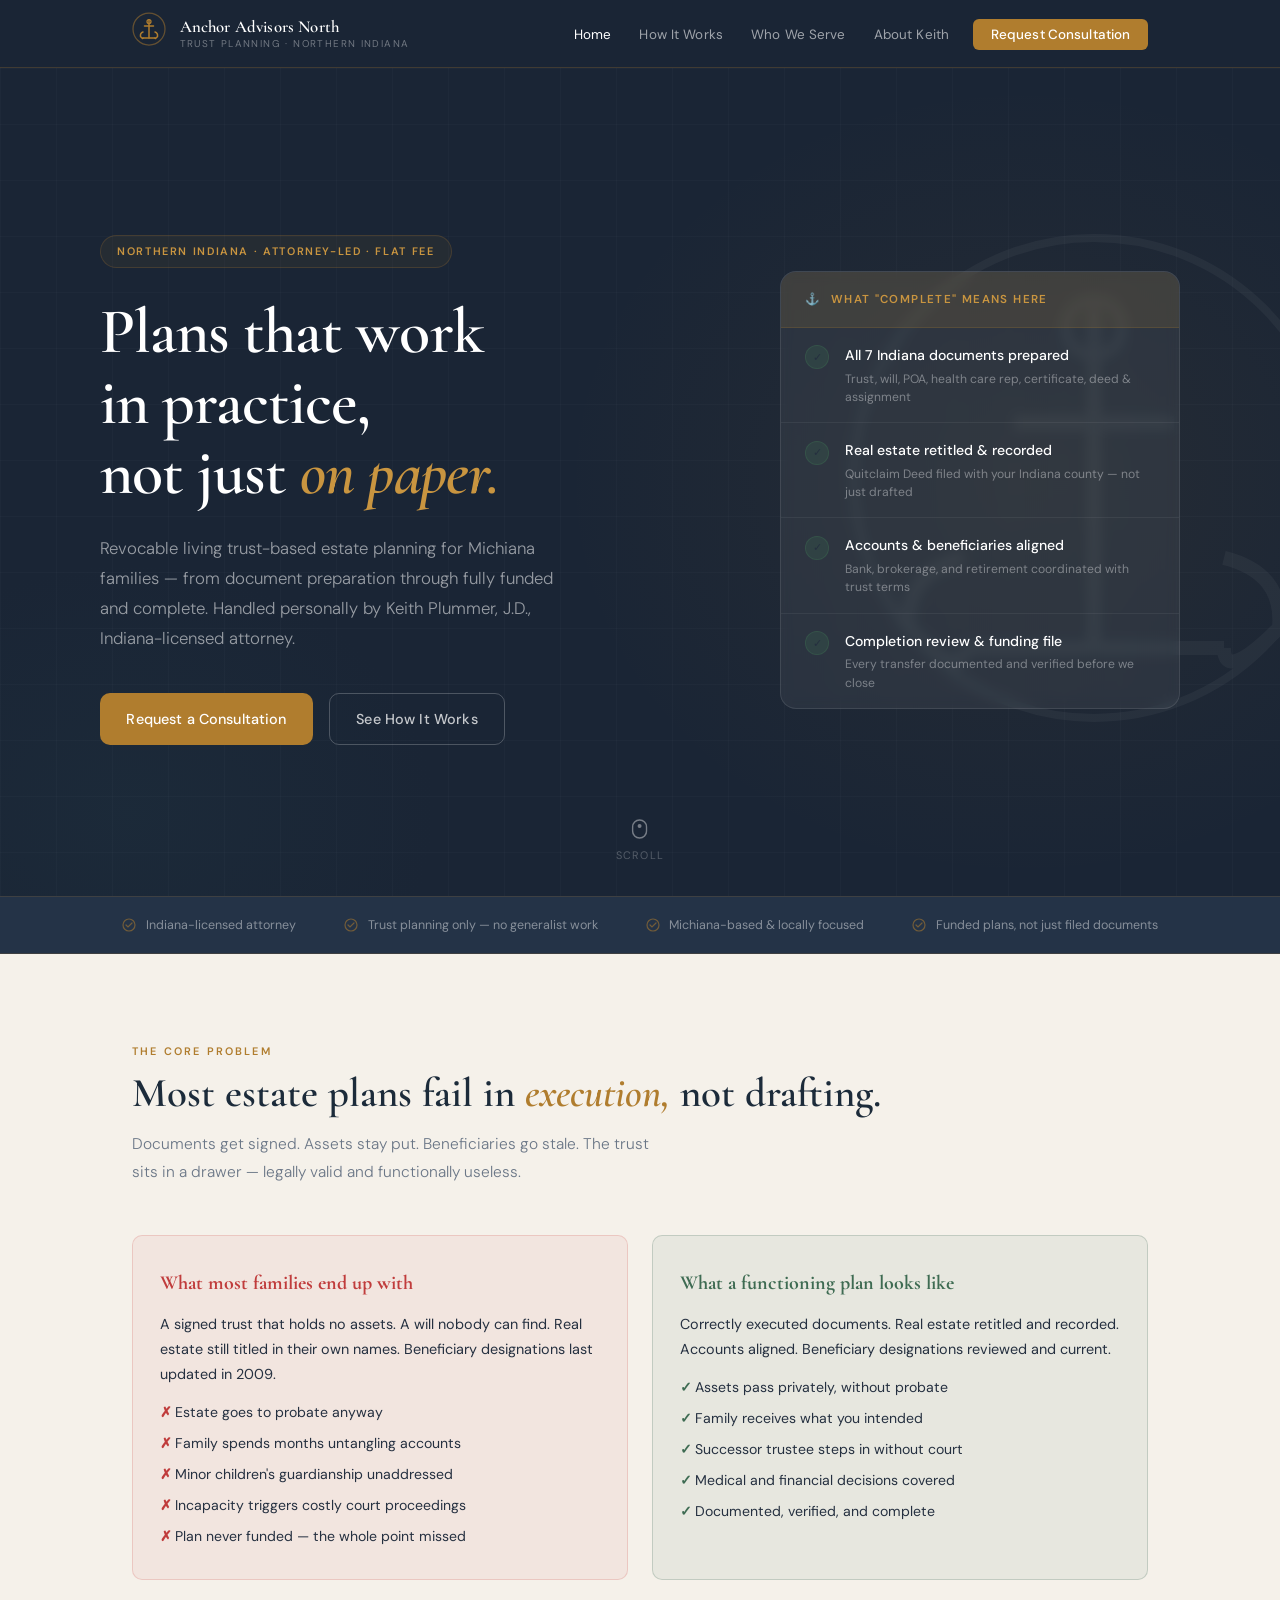
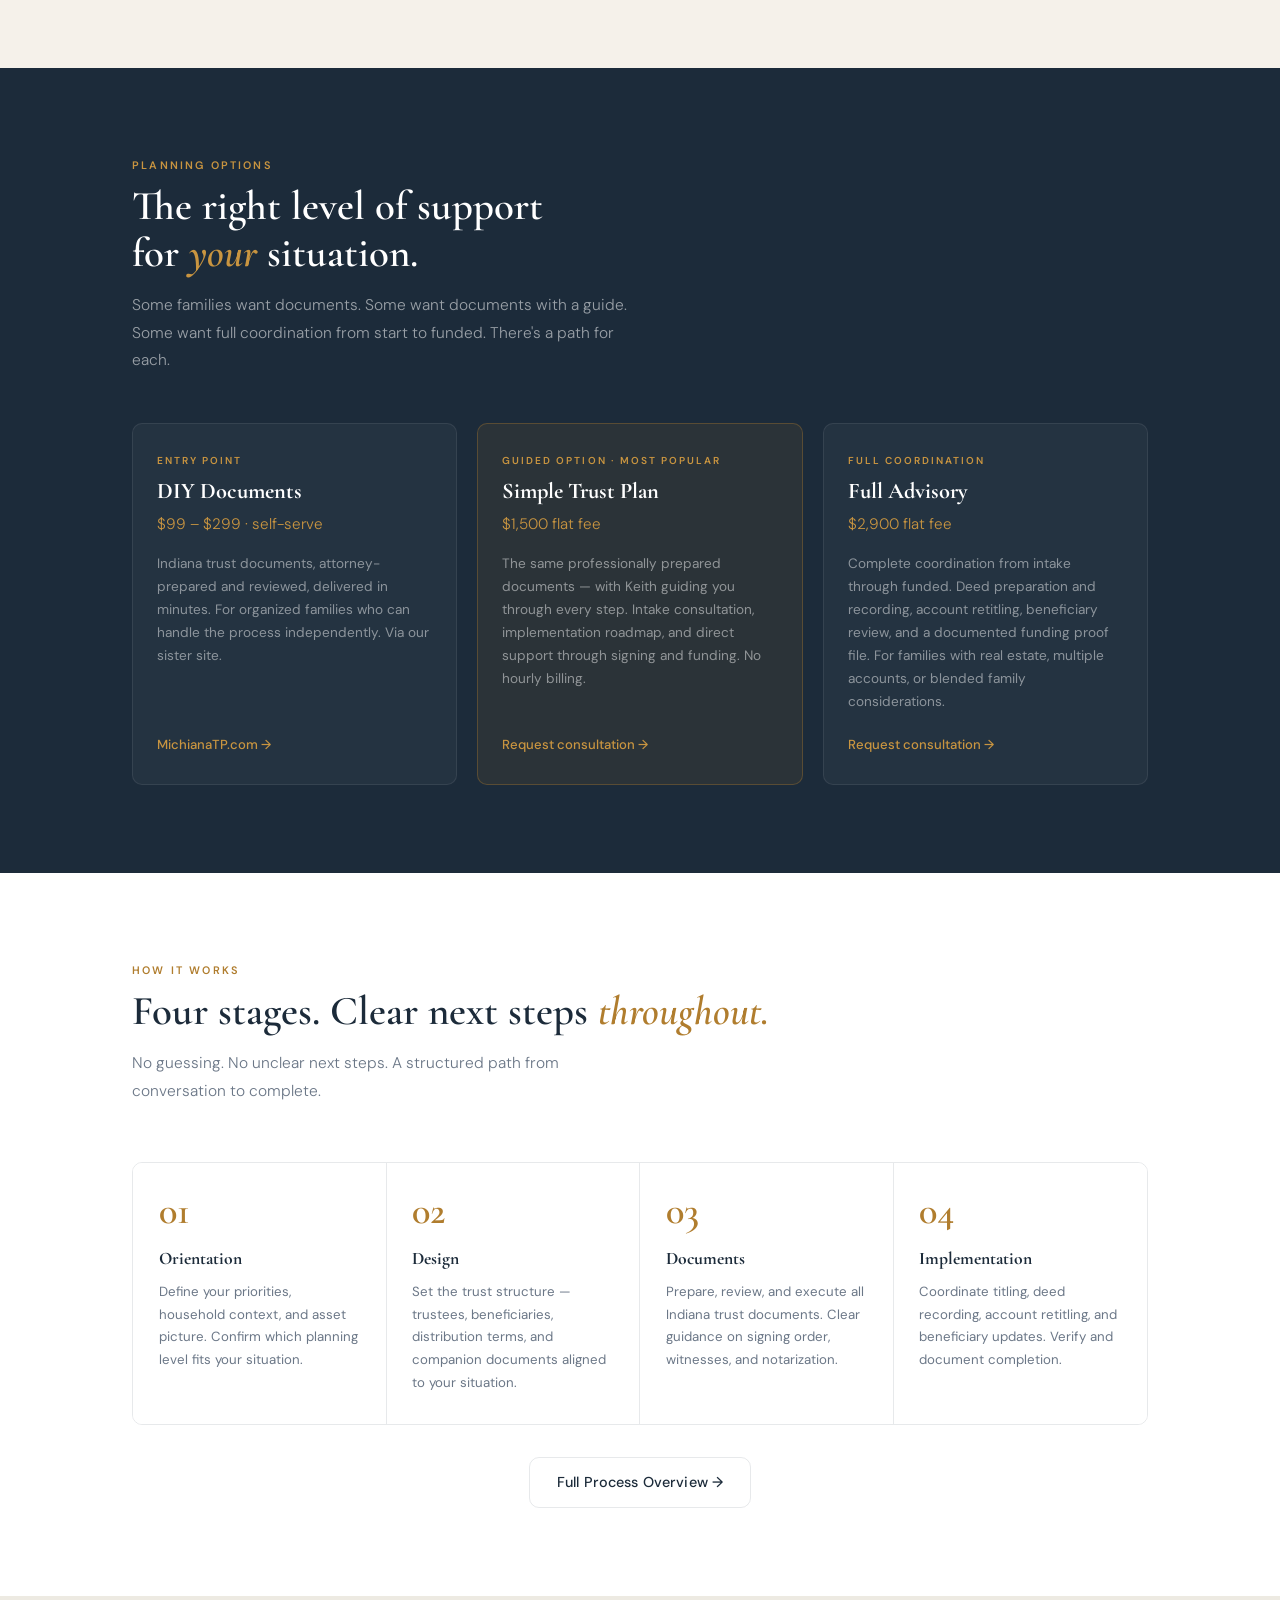
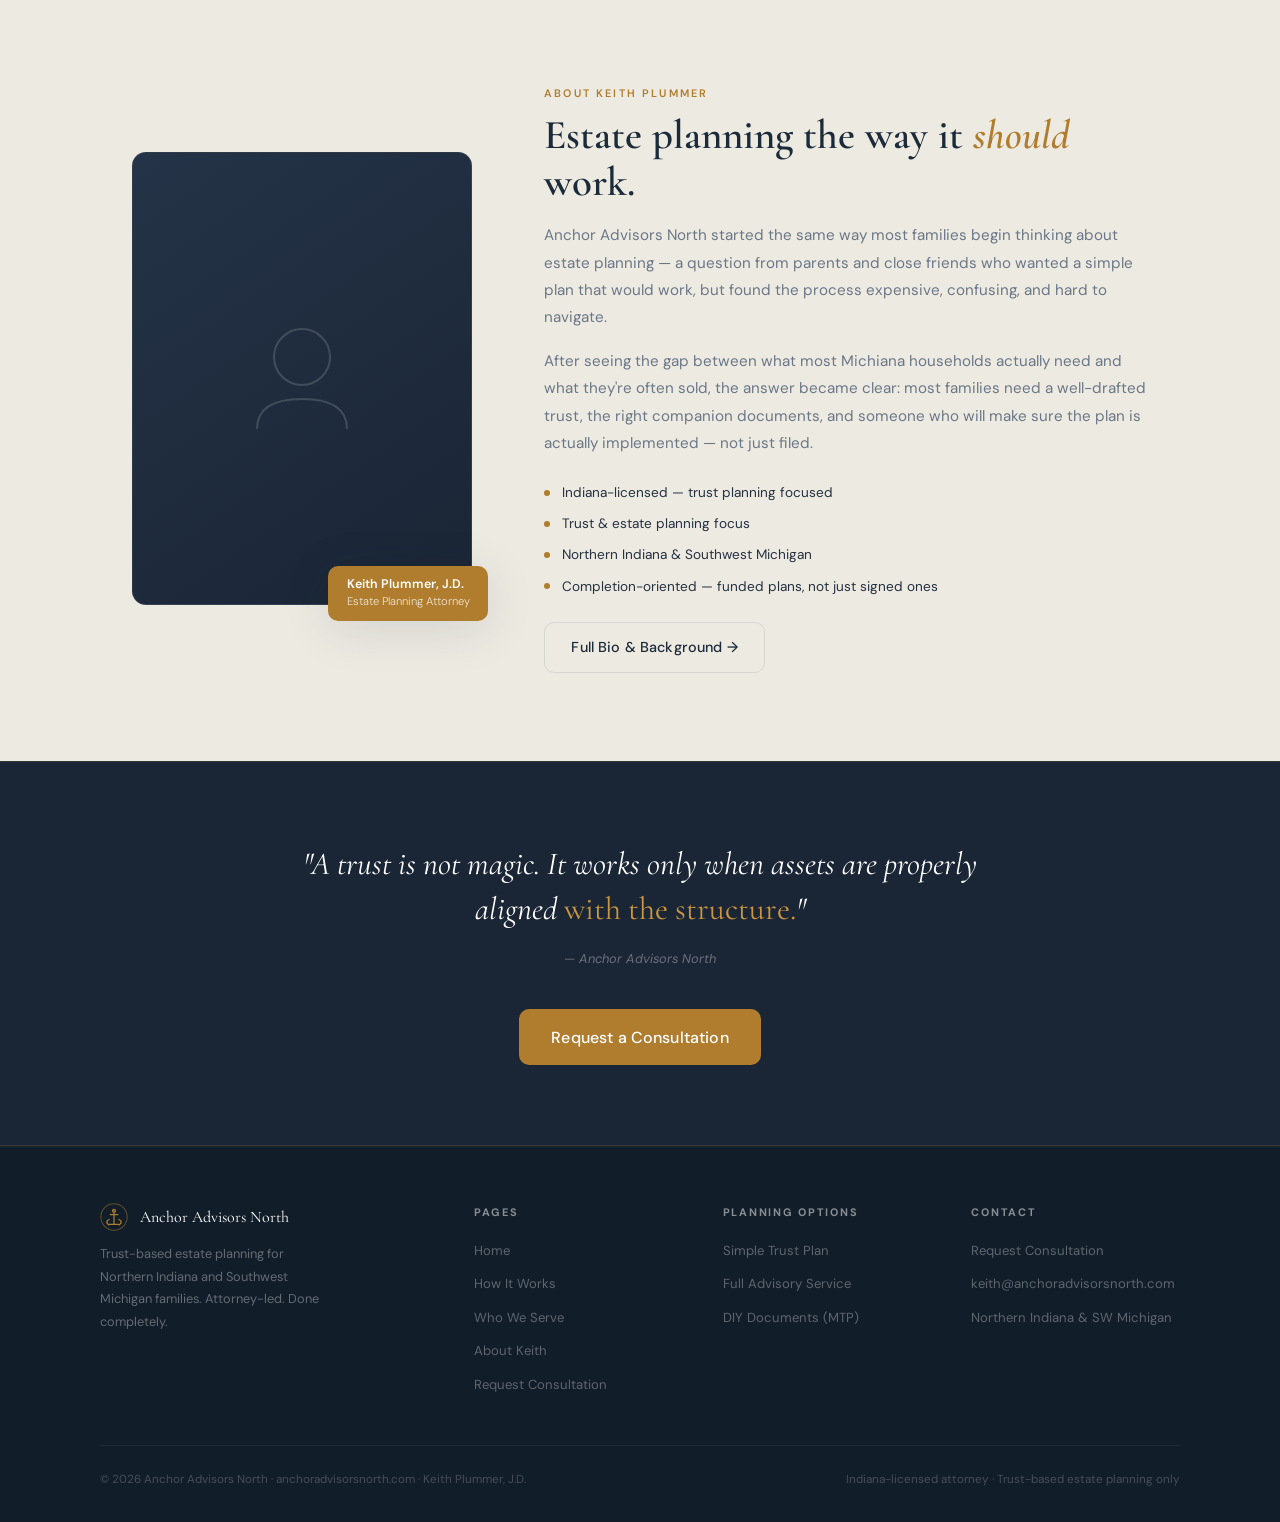
<file: index.html>
<!DOCTYPE html>
<html lang="en">
<head>
<meta charset="UTF-8">
<meta name="viewport" content="width=device-width, initial-scale=1.0">
<title>Anchor Advisors North — Trust-Based Estate Planning, Northern Indiana</title>
<meta name="description" content="Revocable living trust-based estate planning for Northern Indiana families. Attorney-led. Flat fee. Done completely — from documents to funded.">
<meta property="og:title" content="Anchor Advisors North — Trust-Based Estate Planning" />
<meta property="og:description" content="Attorney-led estate planning for Northern Indiana families. Flat fee. From documents to funded trust — done completely." />
<meta property="og:url" content="https://www.anchoradvisorsnorth.com/" />
<meta property="og:type" content="website" />
<meta property="og:image" content="https://www.anchoradvisorsnorth.com/og-image.png" />
<link rel="canonical" href="https://www.anchoradvisorsnorth.com/" />
<script type="application/ld+json">
{
  "@context": "https://schema.org",
  "@type": "ProfessionalService",
  "name": "Anchor Advisors North",
  "description": "Trust-based estate planning for Northern Indiana families",
  "url": "https://www.anchoradvisorsnorth.com",
  "areaServed": { "@type": "State", "name": "Indiana" },
  "founder": {
    "@type": "Person",
    "name": "Keith Plummer",
    "jobTitle": "Estate Planning Attorney",
    "hasCredential": { "@type": "EducationalOccupationalCredential", "credentialCategory": "Juris Doctor" }
  },
  "priceRange": "$1,500 - $2,900"
}
</script>
<!-- Meta Pixel Code -->
<script>
!function(f,b,e,v,n,t,s)
{if(f.fbq)return;n=f.fbq=function(){n.callMethod?
n.callMethod.apply(n,arguments):n.queue.push(arguments)};
if(!f._fbq)f._fbq=n;n.push=n;n.loaded=!0;n.version='2.0';
n.queue=[];t=b.createElement(e);t.async=!0;
t.src=v;s=b.getElementsByTagName(e)[0];
s.parentNode.insertBefore(t,s)}(window, document,'script',
'https://connect.facebook.net/en_US/fbevents.js');
fbq('init', '938566565699498');
fbq('track', 'PageView');
</script>
<noscript><img height="1" width="1" style="display:none"
src="https://www.facebook.com/tr?id=938566565699498&ev=PageView&noscript=1"
/></noscript>
<!-- End Meta Pixel Code -->
<link rel="stylesheet" href="shared.css">
<style>
/* ── HOME-SPECIFIC ──────────────────────────────────────── */

/* HERO */
.hero {
  background: var(--navy3);
  padding: 7rem 2rem 6rem;
  position: relative; overflow: hidden;
  min-height: 92vh;
  display: flex; align-items: center;
}
.hero-bg {
  position: absolute; inset: 0; pointer-events: none;
  background:
    radial-gradient(ellipse 60% 80% at 80% 50%, rgba(176,125,46,.08) 0%, transparent 60%),
    radial-gradient(ellipse 40% 50% at 10% 90%, rgba(28,43,58,.8) 0%, transparent 60%);
}
/* Faint grid */
.hero-grid {
  position: absolute; inset: 0; pointer-events: none;
  background-image:
    linear-gradient(rgba(255,255,255,.018) 1px, transparent 1px),
    linear-gradient(90deg, rgba(255,255,255,.018) 1px, transparent 1px);
  background-size: 56px 56px;
}
/* Anchor watermark */
.hero-anchor-bg {
  position: absolute; right: -4rem; top: 50%; transform: translateY(-50%);
  opacity: .04; pointer-events: none;
}
.hero-in {
  position: relative; z-index: 1;
  max-width: 1080px; margin: 0 auto; width: 100%;
  display: grid; grid-template-columns: 1fr 400px; gap: 5rem; align-items: center;
}
.hero-badge {
  display: inline-flex; align-items: center; gap: .5rem;
  background: var(--gold-bg); border: 1px solid var(--gold-br);
  color: var(--gold-lt); font-size: .68rem; letter-spacing: .15em;
  text-transform: uppercase; padding: .38rem 1rem; border-radius: 2rem;
  margin-bottom: 1.85rem; font-weight: 600;
}
.hero h1 {
  font-family: var(--serif);
  font-size: clamp(2.8rem, 5vw, 4.4rem);
  color: var(--white); line-height: 1.1;
  font-weight: 600; margin-bottom: 1.5rem;
  letter-spacing: -.015em;
}
.hero h1 em { color: var(--gold-lt); font-style: italic; }
.hero-sub {
  font-size: 1.05rem; color: rgba(255,255,255,.55);
  margin-bottom: 2.5rem; font-weight: 300;
  max-width: 480px; line-height: 1.8;
}
.hero-ctas { display: flex; gap: 1rem; flex-wrap: wrap; }

/* PROOF CARD */
.proof-card {
  background: rgba(255,255,255,.06);
  border: 1px solid rgba(255,255,255,.1);
  border-radius: 16px; overflow: hidden;
  backdrop-filter: blur(6px);
}
.pc-header {
  background: rgba(176,125,46,.15);
  border-bottom: 1px solid rgba(176,125,46,.2);
  padding: 1.1rem 1.5rem;
  display: flex; align-items: center; gap: .65rem;
}
.pc-header-icon { font-size: 1rem; }
.pc-header span {
  font-size: .72rem; letter-spacing: .12em; text-transform: uppercase;
  color: var(--gold-lt); font-weight: 600;
}
.pc-row {
  display: flex; align-items: flex-start; gap: 1rem;
  padding: 1rem 1.5rem;
  border-bottom: 1px solid rgba(255,255,255,.06);
  transition: background .18s;
}
.pc-row:last-child { border-bottom: none; }
.pc-row:hover { background: rgba(255,255,255,.03); }
.pc-check {
  width: 1.5rem; height: 1.5rem; border-radius: 50%;
  background: rgba(62,107,82,.25); border: 1px solid rgba(62,107,82,.4);
  display: flex; align-items: center; justify-content: center;
  flex-shrink: 0; margin-top: .1rem; font-size: .7rem;
}
.pc-body h4 { font-size: .88rem; font-weight: 500; color: var(--white); margin-bottom: .12rem; }
.pc-body p  { font-size: .76rem; color: rgba(255,255,255,.38); line-height: 1.5; }

/* SCROLL INDICATOR */
.scroll-hint {
  position: absolute; bottom: 2rem; left: 50%;
  transform: translateX(-50%);
  display: flex; flex-direction: column; align-items: center; gap: .4rem;
  color: rgba(255,255,255,.25); font-size: .68rem; letter-spacing: .12em;
  text-transform: uppercase; z-index: 1;
  animation: bounce 2s ease-in-out infinite;
}
.scroll-hint svg { opacity: .4; }
@keyframes bounce { 0%,100%{transform:translateX(-50%) translateY(0)} 50%{transform:translateX(-50%) translateY(6px)} }

/* DIVIDER STRIP */
.divider-strip {
  background: var(--navy2);
  border-top: 1px solid rgba(176,125,46,.18);
  border-bottom: 1px solid rgba(176,125,46,.18);
  padding: 1.1rem 2rem;
}
.ds-in {
  max-width: 1080px; margin: 0 auto;
  display: flex; justify-content: center; gap: 3rem; flex-wrap: wrap;
}
.ds-item {
  display: flex; align-items: center; gap: .6rem;
  font-size: .78rem; color: rgba(255,255,255,.45);
}
.ds-item svg { opacity: .55; }

/* PROBLEM SECTION */
.problem-in {
  display: grid; grid-template-columns: 1fr 1fr; gap: 1.5rem;
  margin-top: 3rem;
}
.p-card {
  border-radius: var(--r); padding: 1.85rem 1.7rem;
  position: relative; overflow: hidden;
}
.p-card.bad  { background: rgba(200,60,60,.06); border: 1px solid rgba(200,60,60,.18); }
.p-card.good { background: rgba(62,107,82,.07); border: 1px solid rgba(62,107,82,.22); }
.p-card h3 { font-family: var(--serif); font-size: 1.25rem; margin-bottom: .75rem; }
.p-card.bad  h3 { color: #c03c3c; }
.p-card.good h3 { color: var(--sage); }
.p-card p { font-size: .9rem; color: var(--text); line-height: 1.75; }
.p-card ul { list-style: none; margin-top: .85rem; display: flex; flex-direction: column; gap: .45rem; }
.p-card.bad  ul li::before { content: '✗ '; color: #c03c3c; font-weight: 700; }
.p-card.good ul li::before { content: '✓ '; color: var(--sage); font-weight: 700; }
.p-card ul li { font-size: .88rem; color: var(--text); }

/* LADDER / OPTIONS PREVIEW */
.options-grid {
  display: grid; grid-template-columns: repeat(3, 1fr); gap: 1.25rem;
  margin-top: 3rem;
}
.opt-card {
  border-radius: var(--r);
  border: 1px solid rgba(255,255,255,.08);
  background: rgba(255,255,255,.04);
  padding: 1.75rem 1.5rem;
  position: relative; overflow: hidden;
  transition: border-color .2s, background .2s;
  display: flex; flex-direction: column;
}
.opt-card:hover {
  border-color: rgba(176,125,46,.3);
  background: rgba(255,255,255,.06);
}
.opt-card.featured {
  background: rgba(176,125,46,.1);
  border-color: rgba(176,125,46,.35);
}
.opt-step {
  font-size: .63rem; letter-spacing: .2em; text-transform: uppercase;
  color: var(--gold-lt); font-weight: 600; margin-bottom: .5rem;
}
.opt-card h3 {
  font-family: var(--serif); font-size: 1.4rem; color: var(--white);
  margin-bottom: .5rem; line-height: 1.2;
}
.opt-price {
  font-size: .95rem; color: var(--gold-lt);
  margin-bottom: .85rem; font-weight: 300;
}
.opt-desc { font-size: .85rem; color: rgba(255,255,255,.48); line-height: 1.7; flex: 1; }
.opt-link {
  display: inline-flex; align-items: center; gap: .4rem;
  margin-top: 1.25rem; font-size: .82rem; font-weight: 500;
  color: var(--gold-lt); transition: gap .18s;
}
.opt-card:hover .opt-link { gap: .6rem; }

/* KEITH TEASER */
.keith-in {
  display: grid; grid-template-columns: 340px 1fr; gap: 4.5rem;
  align-items: center;
}
.keith-photo-block {
  position: relative;
}
.keith-photo-placeholder {
  width: 100%; aspect-ratio: 3/4;
  background: linear-gradient(145deg, var(--navy2) 0%, var(--navy3) 100%);
  border-radius: 14px;
  display: flex; align-items: center; justify-content: center;
  border: 1px solid rgba(255,255,255,.08);
  overflow: hidden;
}
.keith-photo-placeholder svg { opacity: .15; }
.keith-photo-tag {
  position: absolute; bottom: -1rem; right: -1rem;
  background: var(--gold); color: var(--white);
  padding: .65rem 1.15rem; border-radius: var(--r);
  font-size: .78rem; font-weight: 600; line-height: 1.4;
  box-shadow: var(--shadow-lg);
}
.keith-text .eyebrow { margin-bottom: .6rem; }
.keith-text h2 { margin-bottom: 1rem; }
.keith-text p { font-size: .95rem; color: var(--muted); margin-bottom: 1rem; line-height: 1.8; }
.keith-creds {
  display: flex; flex-direction: column; gap: .5rem; margin: 1.5rem 0;
}
.kc-item {
  display: flex; align-items: center; gap: .75rem;
  font-size: .85rem; color: var(--text);
}
.kc-dot {
  width: 6px; height: 6px; border-radius: 50%;
  background: var(--gold); flex-shrink: 0;
}

/* PROCESS STRIP */
.process-steps {
  display: grid; grid-template-columns: repeat(4, 1fr);
  gap: 0; margin-top: 3.5rem;
  border: 1px solid var(--border); border-radius: var(--r);
  overflow: hidden;
}
.ps-item {
  padding: 1.85rem 1.6rem; background: var(--white);
  border-right: 1px solid var(--border);
  position: relative; transition: background .2s;
}
.ps-item:last-child { border-right: none; }
.ps-item:hover { background: var(--warm); }
.ps-num {
  font-family: var(--serif); font-size: 2.4rem; color: var(--gold);
  line-height: 1; margin-bottom: .85rem; font-weight: 600;
}
.ps-item h3 { font-family: var(--serif); font-size: 1.1rem; color: var(--navy); margin-bottom: .45rem; }
.ps-item p  { font-size: .83rem; color: var(--muted); line-height: 1.7; }

/* QUOTE / CTA BANNER */
.cta-banner {
  background: var(--navy3);
  border-top: 1px solid rgba(176,125,46,.2);
  border-bottom: 1px solid rgba(176,125,46,.2);
  padding: 5rem 2rem; text-align: center;
}
.cta-banner blockquote {
  font-family: var(--serif); font-size: clamp(1.5rem, 2.5vw, 2.2rem);
  color: var(--white); line-height: 1.4; max-width: 720px;
  margin: 0 auto 1rem; font-style: italic; font-weight: 400;
}
.cta-banner blockquote em { color: var(--gold-lt); font-style: normal; }
.cta-banner cite { font-size: .8rem; color: rgba(255,255,255,.35); display: block; margin-bottom: 2.5rem; }

@media (max-width: 900px) {
  .hero-in { grid-template-columns: 1fr; gap: 3rem; }
  .hero { min-height: auto; padding: 5rem 1.25rem 4rem; }
  .hero-anchor-bg { display: none; }
  .problem-in { grid-template-columns: 1fr; }
  .options-grid { grid-template-columns: 1fr; }
  .keith-in { grid-template-columns: 1fr; }
  .keith-photo-block { max-width: 300px; margin: 0 auto; }
  .process-steps { grid-template-columns: 1fr 1fr; }
  .ps-item { border-bottom: 1px solid var(--border); }
}
@media (max-width: 560px) {
  .process-steps { grid-template-columns: 1fr; }
  .ds-in { gap: 1.25rem; }
}
</style>
</head>
<body>

<!-- NAV -->
<nav class="site-nav">
  <div class="nav-in">
    <a href="index.html" class="nav-logo">
      <!-- Anchor SVG Logo -->
      <div class="nav-logo-mark">
        <svg width="34" height="34" viewBox="0 0 34 34" fill="none" xmlns="http://www.w3.org/2000/svg">
          <circle cx="17" cy="17" r="16" stroke="#b07d2e" stroke-width="1.25" fill="none" opacity=".5"/>
          <!-- Anchor shape -->
          <line x1="17" y1="8" x2="17" y2="26" stroke="#b07d2e" stroke-width="1.5" stroke-linecap="round"/>
          <line x1="11" y1="26" x2="23" y2="26" stroke="#b07d2e" stroke-width="1.5" stroke-linecap="round"/>
          <path d="M11 20 Q8 21 8.5 24.5 Q11 27.5 11 26" stroke="#b07d2e" stroke-width="1.5" fill="none" stroke-linecap="round"/>
          <path d="M23 20 Q26 21 25.5 24.5 Q23 27.5 23 26" stroke="#b07d2e" stroke-width="1.5" fill="none" stroke-linecap="round"/>
          <!-- Crossbar -->
          <line x1="12.5" y1="14" x2="21.5" y2="14" stroke="#b07d2e" stroke-width="1.5" stroke-linecap="round"/>
          <!-- Ring at top -->
          <circle cx="17" cy="9.5" r="2" stroke="#b07d2e" stroke-width="1.25" fill="none"/>
        </svg>
      </div>
      <div class="nav-logo-text">
        <span class="nav-logo-name">Anchor Advisors North</span>
        <span class="nav-logo-sub">Trust Planning · Northern Indiana</span>
      </div>
    </a>
    <ul class="nav-links" id="navLinks">
      <li><a href="index.html" class="active">Home</a></li>
      <li><a href="how-it-works.html">How It Works</a></li>
      <li><a href="who-we-serve.html">Who We Serve</a></li>
      <li><a href="about.html">About Keith</a></li>
      <li><a href="inquire.html" class="nav-cta">Request Consultation</a></li>
    </ul>
    <div class="ham" id="ham" onclick="toggleNav()">
      <span></span><span></span><span></span>
    </div>
  </div>
</nav>

<!-- HERO -->
<section class="hero">
  <div class="hero-bg"></div>
  <div class="hero-grid"></div>
  <!-- Watermark anchor -->
  <div class="hero-anchor-bg">
    <svg width="500" height="500" viewBox="0 0 500 500" fill="none" xmlns="http://www.w3.org/2000/svg">
      <circle cx="250" cy="250" r="240" stroke="white" stroke-width="8" fill="none"/>
      <line x1="250" y1="80" x2="250" y2="420" stroke="white" stroke-width="14"/>
      <line x1="120" y1="420" x2="380" y2="420" stroke="white" stroke-width="14"/>
      <path d="M120 330 Q60 345 65 400 Q120 455 120 420" stroke="white" stroke-width="14" fill="none"/>
      <path d="M380 330 Q440 345 435 400 Q380 455 380 420" stroke="white" stroke-width="14" fill="none"/>
      <line x1="170" y1="195" x2="330" y2="195" stroke="white" stroke-width="14"/>
      <circle cx="250" cy="100" r="28" stroke="white" stroke-width="10" fill="none"/>
    </svg>
  </div>

  <div class="hero-in">
    <div>
      <div class="hero-badge">Northern Indiana · Attorney-Led · Flat Fee</div>
      <h1 class="fi fi-d1">Plans that work<br>in practice,<br>not just <em>on paper.</em></h1>
      <p class="hero-sub fi fi-d2">Revocable living trust-based estate planning for Michiana families — from document preparation through fully funded and complete. Handled personally by Keith Plummer, J.D., Indiana-licensed attorney.</p>
      <div class="hero-ctas fi fi-d3">
        <a href="inquire.html" class="btn btn-gold">Request a Consultation</a>
        <a href="how-it-works.html" class="btn btn-outline">See How It Works</a>
      </div>
    </div>
    <div class="fi fi-d2">
      <div class="proof-card">
        <div class="pc-header">
          <span class="pc-header-icon">⚓</span>
          <span>What "complete" means here</span>
        </div>
        <div class="pc-row">
          <div class="pc-check">✓</div>
          <div class="pc-body">
            <h4>All 7 Indiana documents prepared</h4>
            <p>Trust, will, POA, health care rep, certificate, deed & assignment</p>
          </div>
        </div>
        <div class="pc-row">
          <div class="pc-check">✓</div>
          <div class="pc-body">
            <h4>Real estate retitled & recorded</h4>
            <p>Quitclaim Deed filed with your Indiana county — not just drafted</p>
          </div>
        </div>
        <div class="pc-row">
          <div class="pc-check">✓</div>
          <div class="pc-body">
            <h4>Accounts & beneficiaries aligned</h4>
            <p>Bank, brokerage, and retirement coordinated with trust terms</p>
          </div>
        </div>
        <div class="pc-row">
          <div class="pc-check">✓</div>
          <div class="pc-body">
            <h4>Completion review & funding file</h4>
            <p>Every transfer documented and verified before we close</p>
          </div>
        </div>
      </div>
    </div>
  </div>

  <div class="scroll-hint">
    <svg width="16" height="20" viewBox="0 0 16 20" fill="none"><rect x="1" y="1" width="14" height="18" rx="7" stroke="white" stroke-width="1.5"/><circle cx="8" cy="7" r="2" fill="white"/></svg>
    Scroll
  </div>
</section>

<!-- DIVIDER STRIP -->
<div class="divider-strip">
  <div class="ds-in">
    <div class="ds-item">
      <svg width="14" height="14" viewBox="0 0 14 14" fill="none"><circle cx="7" cy="7" r="6" stroke="#b07d2e" stroke-width="1.2"/><path d="M4 7l2 2 4-4" stroke="#b07d2e" stroke-width="1.2" stroke-linecap="round"/></svg>
      Indiana-licensed attorney
</div>
    <div class="ds-item">
      <svg width="14" height="14" viewBox="0 0 14 14" fill="none"><circle cx="7" cy="7" r="6" stroke="#b07d2e" stroke-width="1.2"/><path d="M4 7l2 2 4-4" stroke="#b07d2e" stroke-width="1.2" stroke-linecap="round"/></svg>
      Trust planning only — no generalist work
    </div>
    <div class="ds-item">
      <svg width="14" height="14" viewBox="0 0 14 14" fill="none"><circle cx="7" cy="7" r="6" stroke="#b07d2e" stroke-width="1.2"/><path d="M4 7l2 2 4-4" stroke="#b07d2e" stroke-width="1.2" stroke-linecap="round"/></svg>
      Michiana-based & locally focused
    </div>
    <div class="ds-item">
      <svg width="14" height="14" viewBox="0 0 14 14" fill="none"><circle cx="7" cy="7" r="6" stroke="#b07d2e" stroke-width="1.2"/><path d="M4 7l2 2 4-4" stroke="#b07d2e" stroke-width="1.2" stroke-linecap="round"/></svg>
      Funded plans, not just filed documents
    </div>
  </div>
</div>

<!-- PROBLEM -->
<section class="section light fi" id="why">
  <div class="wrap">
    <div class="eyebrow">The Core Problem</div>
    <h2 class="sec-title">Most estate plans fail in <em>execution,</em> not drafting.</h2>
    <p class="sec-desc">Documents get signed. Assets stay put. Beneficiaries go stale. The trust sits in a drawer — legally valid and functionally useless.</p>
    <div class="problem-in">
      <div class="p-card bad fi">
        <h3>What most families end up with</h3>
        <p>A signed trust that holds no assets. A will nobody can find. Real estate still titled in their own names. Beneficiary designations last updated in 2009.</p>
        <ul>
          <li>Estate goes to probate anyway</li>
          <li>Family spends months untangling accounts</li>
          <li>Minor children's guardianship unaddressed</li>
          <li>Incapacity triggers costly court proceedings</li>
          <li>Plan never funded — the whole point missed</li>
        </ul>
      </div>
      <div class="p-card good fi fi-d1">
        <h3>What a functioning plan looks like</h3>
        <p>Correctly executed documents. Real estate retitled and recorded. Accounts aligned. Beneficiary designations reviewed and current.</p>
        <ul>
          <li>Assets pass privately, without probate</li>
          <li>Family receives what you intended</li>
          <li>Successor trustee steps in without court</li>
          <li>Medical and financial decisions covered</li>
          <li>Documented, verified, and complete</li>
        </ul>
      </div>
    </div>
  </div>
</section>

<!-- OPTIONS / LADDER -->
<section class="section dark fi">
  <div class="wrap">
    <div class="eyebrow light">Planning Options</div>
    <h2 class="sec-title light">The right level of support<br>for <em>your</em> situation.</h2>
    <p class="sec-desc light">Some families want documents. Some want documents with a guide. Some want full coordination from start to funded. There's a path for each.</p>
    <div class="options-grid">

      <div class="opt-card fi">
        <div class="opt-step">Entry point</div>
        <h3>DIY Documents</h3>
        <div class="opt-price">$99 – $299 · self-serve</div>
        <p class="opt-desc">Indiana trust documents, attorney-prepared and reviewed, delivered in minutes. For organized families who can handle the process independently. Via our sister site.</p>
        <a href="https://michianatrustplanning.com" target="_blank" class="opt-link">
          MichianaTP.com →
        </a>
      </div>

      <div class="opt-card featured fi fi-d1">
        <div class="opt-step">Guided option · most popular</div>
        <h3>Simple Trust Plan</h3>
        <div class="opt-price">$1,500 flat fee</div>
        <p class="opt-desc">The same professionally prepared documents — with Keith guiding you through every step. Intake consultation, implementation roadmap, and direct support through signing and funding. No hourly billing.</p>
        <a href="inquire.html" class="opt-link">Request consultation →</a>
      </div>

      <div class="opt-card fi fi-d2">
        <div class="opt-step">Full coordination</div>
        <h3>Full Advisory</h3>
        <div class="opt-price">$2,900 flat fee</div>
        <p class="opt-desc">Complete coordination from intake through funded. Deed preparation and recording, account retitling, beneficiary review, and a documented funding proof file. For families with real estate, multiple accounts, or blended family considerations.</p>
        <a href="inquire.html" class="opt-link">Request consultation →</a>
      </div>

    </div>
  </div>
</section>

<!-- PROCESS PREVIEW -->
<section class="section white fi">
  <div class="wrap">
    <div class="eyebrow">How It Works</div>
    <h2 class="sec-title">Four stages. Clear next steps <em>throughout.</em></h2>
    <p class="sec-desc">No guessing. No unclear next steps. A structured path from conversation to complete.</p>
    <div class="process-steps">
      <div class="ps-item fi">
        <div class="ps-num">01</div>
        <h3>Orientation</h3>
        <p>Define your priorities, household context, and asset picture. Confirm which planning level fits your situation.</p>
      </div>
      <div class="ps-item fi fi-d1">
        <div class="ps-num">02</div>
        <h3>Design</h3>
        <p>Set the trust structure — trustees, beneficiaries, distribution terms, and companion documents aligned to your situation.</p>
      </div>
      <div class="ps-item fi fi-d2">
        <div class="ps-num">03</div>
        <h3>Documents</h3>
        <p>Prepare, review, and execute all Indiana trust documents. Clear guidance on signing order, witnesses, and notarization.</p>
      </div>
      <div class="ps-item fi fi-d3">
        <div class="ps-num">04</div>
        <h3>Implementation</h3>
        <p>Coordinate titling, deed recording, account retitling, and beneficiary updates. Verify and document completion.</p>
      </div>
    </div>
    <div style="text-align:center; margin-top:2rem;">
      <a href="how-it-works.html" class="btn btn-outline-dark">Full Process Overview →</a>
    </div>
  </div>
</section>

<!-- KEITH TEASER -->
<section class="section warm2 fi" id="about">
  <div class="wrap">
    <div class="keith-in">
      <div class="keith-photo-block">
        <div class="keith-photo-placeholder">
          <!-- Placeholder until photo uploaded — replace with <img src="assets/keith-plummer.jpg"> -->
          <svg width="100" height="120" viewBox="0 0 100 120" fill="none" xmlns="http://www.w3.org/2000/svg">
            <circle cx="50" cy="38" r="28" stroke="white" stroke-width="2"/>
            <path d="M5 110 Q5 80 50 80 Q95 80 95 110" stroke="white" stroke-width="2" fill="none"/>
          </svg>
        </div>
        <div class="keith-photo-tag">
          Keith Plummer, J.D.<br>
          <span style="font-weight:300;font-size:.7rem;opacity:.8;">Estate Planning Attorney</span>
        </div>
      </div>
      <div class="keith-text">
        <div class="eyebrow">About Keith Plummer</div>
        <h2 class="sec-title">Estate planning the way it <em>should</em> work.</h2>
        <p>Anchor Advisors North started the same way most families begin thinking about estate planning — a question from parents and close friends who wanted a simple plan that would work, but found the process expensive, confusing, and hard to navigate.</p>
        <p>After seeing the gap between what most Michiana households actually need and what they're often sold, the answer became clear: most families need a well-drafted trust, the right companion documents, and someone who will make sure the plan is actually implemented — not just filed.</p>
        <div class="keith-creds">
          <div class="kc-item"><div class="kc-dot"></div>Indiana-licensed — trust planning focused</div>
          <div class="kc-item"><div class="kc-dot"></div>Trust & estate planning focus</div>
          <div class="kc-item"><div class="kc-dot"></div>Northern Indiana & Southwest Michigan</div>
          <div class="kc-item"><div class="kc-dot"></div>Completion-oriented — funded plans, not just signed ones</div>
        </div>
        <a href="about.html" class="btn btn-outline-dark">Full Bio & Background →</a>
      </div>
    </div>
  </div>
</section>

<!-- CTA BANNER -->
<div class="cta-banner fi">
  <blockquote>"A trust is not magic. It works only when assets are properly aligned <em>with the structure.</em>"</blockquote>
  <cite>— Anchor Advisors North</cite>
  <div>
    <a href="inquire.html" class="btn btn-gold" style="font-size:1rem;padding:.9rem 2rem;">Request a Consultation</a>
  </div>
</div>

<!-- FOOTER -->
<footer class="site-footer">
  <div class="footer-in">
    <div class="footer-brand">
      <a href="index.html" style="display:flex;align-items:center;gap:.75rem;">
        <svg width="28" height="28" viewBox="0 0 34 34" fill="none"><circle cx="17" cy="17" r="16" stroke="#b07d2e" stroke-width="1.25" fill="none" opacity=".5"/><line x1="17" y1="8" x2="17" y2="26" stroke="#b07d2e" stroke-width="1.5" stroke-linecap="round"/><line x1="11" y1="26" x2="23" y2="26" stroke="#b07d2e" stroke-width="1.5" stroke-linecap="round"/><path d="M11 20 Q8 21 8.5 24.5 Q11 27.5 11 26" stroke="#b07d2e" stroke-width="1.5" fill="none" stroke-linecap="round"/><path d="M23 20 Q26 21 25.5 24.5 Q23 27.5 23 26" stroke="#b07d2e" stroke-width="1.5" fill="none" stroke-linecap="round"/><line x1="12.5" y1="14" x2="21.5" y2="14" stroke="#b07d2e" stroke-width="1.5" stroke-linecap="round"/><circle cx="17" cy="9.5" r="2" stroke="#b07d2e" stroke-width="1.25" fill="none"/></svg>
        <span style="font-family:var(--serif);color:white;font-size:1rem;">Anchor Advisors North</span>
      </a>
      <p>Trust-based estate planning for Northern Indiana and Southwest Michigan families. Attorney-led. Done completely.</p>
    </div>
    <div class="footer-col">
      <h5>Pages</h5>
      <ul>
        <li><a href="index.html">Home</a></li>
        <li><a href="how-it-works.html">How It Works</a></li>
        <li><a href="who-we-serve.html">Who We Serve</a></li>
        <li><a href="about.html">About Keith</a></li>
        <li><a href="inquire.html">Request Consultation</a></li>
      </ul>
    </div>
    <div class="footer-col">
      <h5>Planning Options</h5>
      <ul>
        <li><a href="inquire.html">Simple Trust Plan</a></li>
        <li><a href="inquire.html">Full Advisory Service</a></li>
        <li><a href="https://michianatrustplanning.com" target="_blank">DIY Documents (MTP)</a></li>
      </ul>
    </div>
    <div class="footer-col">
      <h5>Contact</h5>
      <ul>
        <li><a href="inquire.html">Request Consultation</a></li>
        <li><a href="mailto:keith@anchoradvisorsnorth.com">keith@anchoradvisorsnorth.com</a></li>
        <li><a href="#">Northern Indiana & SW Michigan</a></li>
      </ul>
    </div>
  </div>
  <div class="footer-bottom">
    <span>© 2026 Anchor Advisors North · anchoradvisorsnorth.com · Keith Plummer, J.D.</span>
    <span>Indiana-licensed attorney · Trust-based estate planning only</span>
  </div>
</footer>

<script>
function toggleNav() {
  const n = document.getElementById('navLinks');
  const h = document.getElementById('ham');
  n.classList.toggle('open');
  h.classList.toggle('open');
}
// Fade-in: visible by default, animate only below-fold elements
document.body.classList.add('js-ready');
const _vp = window.innerHeight;
const _obs = new IntersectionObserver(
  es => es.forEach(e => { if (e.isIntersecting) e.target.classList.add('vis'); }),
  { threshold: 0.01 }
);
document.querySelectorAll('.fi').forEach(el => {
  if (el.getBoundingClientRect().top < _vp) { el.classList.add('vis'); }
  else { _obs.observe(el); }
});
</script>
</body>
</html>
</file>
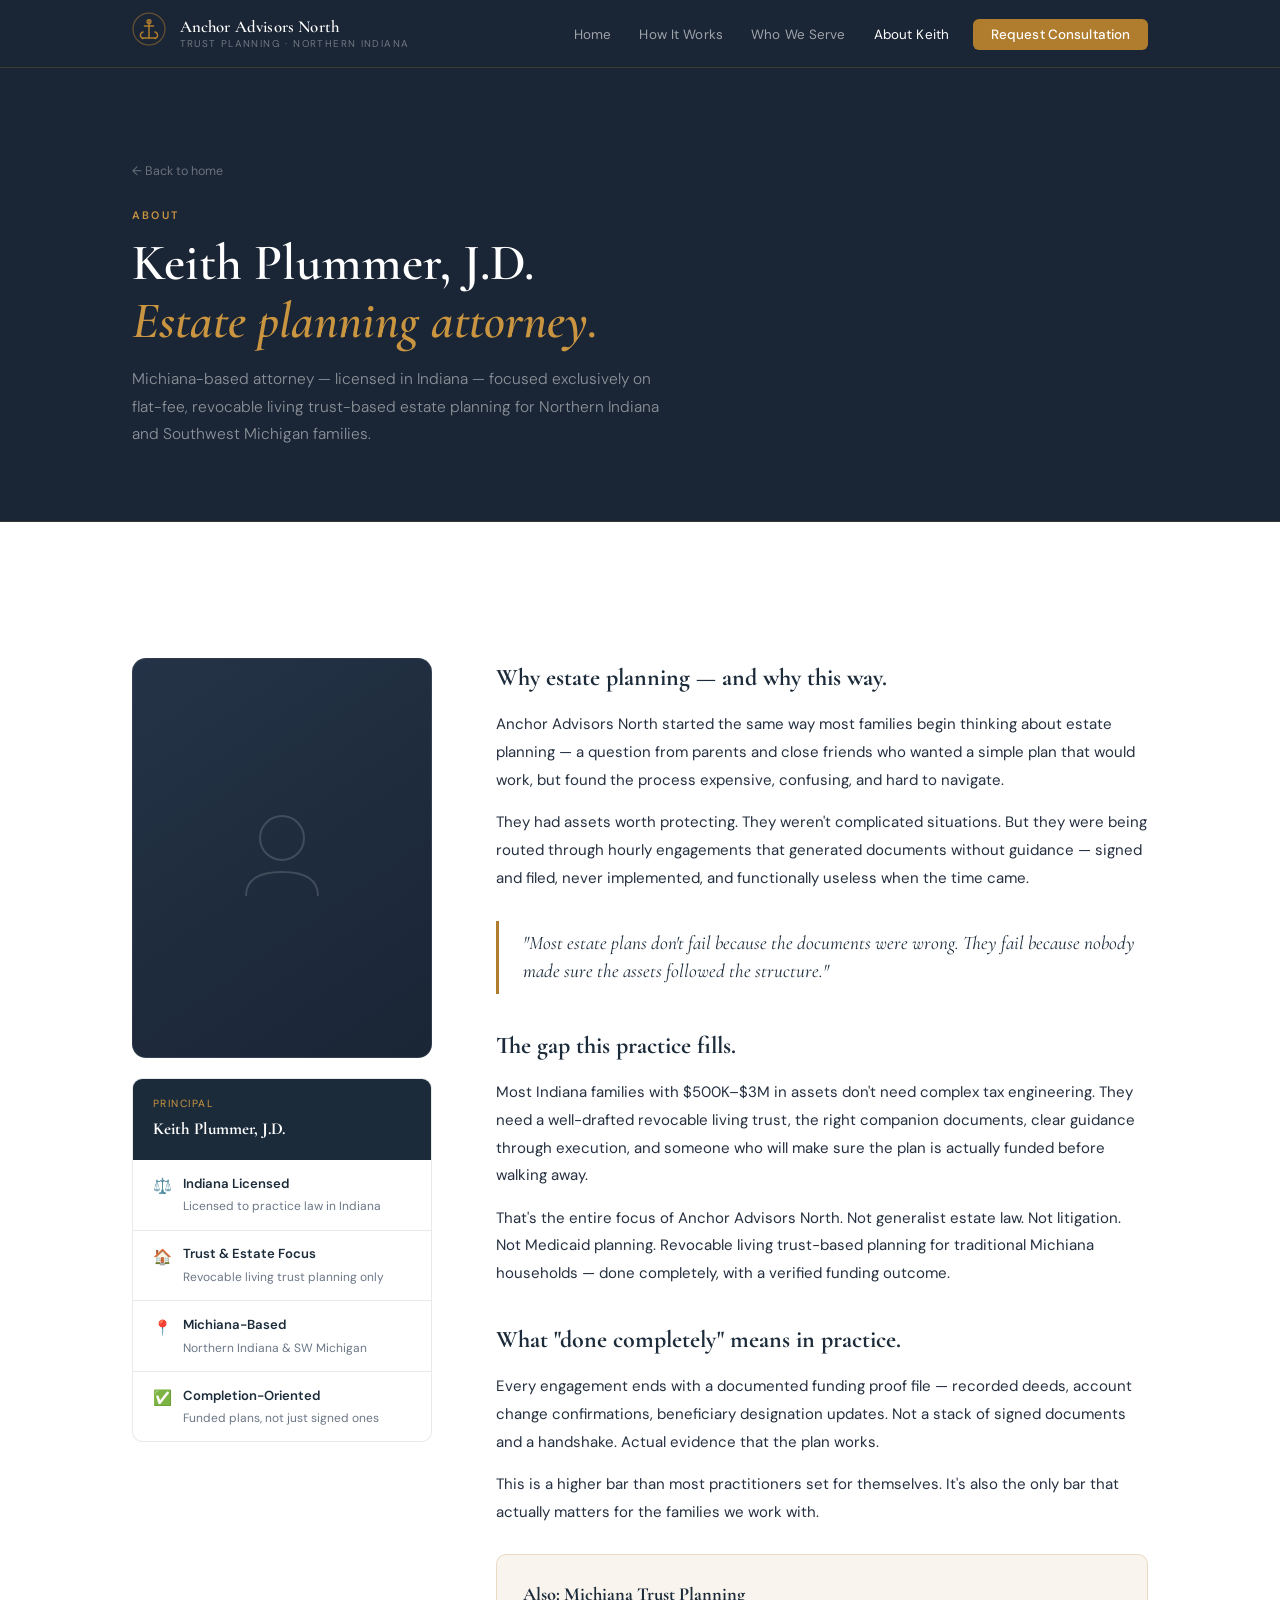
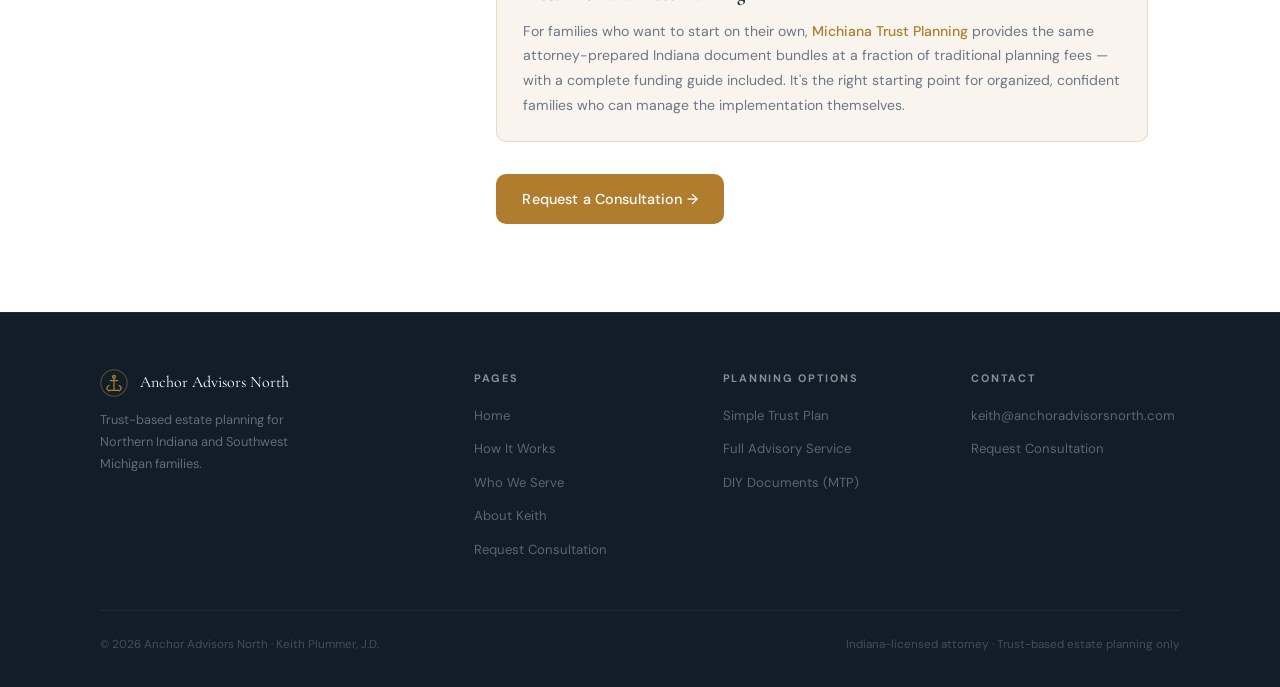
<file: about.html>
<!DOCTYPE html>
<html lang="en">
<head>
<meta charset="UTF-8"><meta name="viewport" content="width=device-width, initial-scale=1.0">
<title>About Keith Plummer — Anchor Advisors North</title>
<meta name="description" content="Keith Plummer, J.D. — estate planning attorney based in Northern Indiana. Indiana-licensed. Flat-fee revocable living trust planning for Michiana families." />
<meta property="og:title" content="About Keith Plummer, J.D. — Anchor Advisors North" />
<meta property="og:description" content="Indiana-licensed estate planning attorney. Flat-fee revocable living trust planning for Northern Indiana families." />
<meta property="og:url" content="https://www.anchoradvisorsnorth.com/about.html" />
<meta property="og:type" content="profile" />
<meta property="og:image" content="https://www.anchoradvisorsnorth.com/og-image.png" />
<link rel="canonical" href="https://www.anchoradvisorsnorth.com/about.html" />
<script type="application/ld+json">
{
  "@context": "https://schema.org",
  "@type": "Person",
  "name": "Keith Plummer",
  "jobTitle": "Estate Planning Attorney",
  "worksFor": { "@type": "Organization", "name": "Anchor Advisors North" },
  "hasCredential": { "@type": "EducationalOccupationalCredential", "credentialCategory": "Juris Doctor" },
  "areaServed": { "@type": "State", "name": "Indiana" }
}
</script>
<!-- Meta Pixel Code -->
<script>
!function(f,b,e,v,n,t,s)
{if(f.fbq)return;n=f.fbq=function(){n.callMethod?
n.callMethod.apply(n,arguments):n.queue.push(arguments)};
if(!f._fbq)f._fbq=n;n.push=n;n.loaded=!0;n.version='2.0';
n.queue=[];t=b.createElement(e);t.async=!0;
t.src=v;s=b.getElementsByTagName(e)[0];
s.parentNode.insertBefore(t,s)}(window, document,'script',
'https://connect.facebook.net/en_US/fbevents.js');
fbq('init', '938566565699498');
fbq('track', 'PageView');
</script>
<noscript><img height="1" width="1" style="display:none"
src="https://www.facebook.com/tr?id=938566565699498&ev=PageView&noscript=1"
/></noscript>
<!-- End Meta Pixel Code -->
<link rel="stylesheet" href="shared.css">
<style>
.page-hero{background:var(--navy3);padding:5.5rem 2rem 4.5rem;border-bottom:1px solid rgba(176,125,46,.2);}
.page-hero-back{font-size:.78rem;color:rgba(255,255,255,.35);margin-bottom:1.5rem;display:inline-flex;align-items:center;gap:.35rem;transition:color .18s;}
.page-hero-back:hover{color:var(--gold-lt);}
.page-hero h1{font-family:var(--serif);font-size:clamp(2.2rem,4vw,3.4rem);color:var(--white);line-height:1.15;font-weight:600;margin-bottom:.9rem;}
.page-hero h1 em{color:var(--gold-lt);font-style:italic;}
.page-hero p{font-size:.97rem;color:rgba(255,255,255,.5);font-weight:300;line-height:1.8;max-width:540px;}

.about-layout{display:grid;grid-template-columns:300px 1fr;gap:4rem;align-items:start;margin-top:3rem;}
.photo-col{position:sticky;top:calc(var(--nav-h) + 2rem);}
.photo-wrap{border-radius:14px;overflow:hidden;background:linear-gradient(145deg,var(--navy2),var(--navy3));aspect-ratio:3/4;display:flex;align-items:center;justify-content:center;border:1px solid rgba(255,255,255,.08);margin-bottom:1.25rem;}
.photo-wrap svg{opacity:.15;}
.cred-card{background:var(--white);border:1px solid var(--border);border-radius:var(--r);overflow:hidden;}
.cred-card-header{background:var(--navy);padding:1rem 1.25rem;}
.cred-card-header p{font-size:.65rem;letter-spacing:.14em;text-transform:uppercase;color:var(--gold-lt);margin-bottom:.15rem;}
.cred-card-header h4{font-family:var(--serif);font-size:1.05rem;color:var(--white);}
.cred-row{display:flex;align-items:flex-start;gap:.7rem;padding:.8rem 1.25rem;border-bottom:1px solid var(--border);}
.cred-row:last-child{border-bottom:none;}
.cred-icon{font-size:.95rem;flex-shrink:0;margin-top:.1rem;}
.cred-row h5{font-size:.82rem;font-weight:600;color:var(--navy);margin-bottom:.08rem;}
.cred-row p{font-size:.75rem;color:var(--muted);}

.about-text h2{font-family:var(--serif);font-size:1.5rem;color:var(--navy);margin:2rem 0 .75rem;}
.about-text h2:first-child{margin-top:0;}
.about-text p{font-size:.94rem;color:var(--text);line-height:1.85;margin-bottom:.9rem;}
.about-text p:last-child{margin-bottom:0;}
.pullquote{border-left:3px solid var(--gold);padding:.5rem 0 .5rem 1.5rem;margin:1.75rem 0;font-family:var(--serif);font-size:1.2rem;color:var(--navy);font-style:italic;line-height:1.5;}

.mtp-box{background:var(--gold-bg);border:1px solid var(--gold-br);border-radius:var(--r);padding:1.5rem 1.6rem;margin-top:1.75rem;}
.mtp-box h3{font-family:var(--serif);font-size:1.15rem;color:var(--navy);margin-bottom:.5rem;}
.mtp-box p{font-size:.88rem;color:var(--muted);line-height:1.75;}
.mtp-box a{color:var(--gold);font-weight:500;}

@media(max-width:820px){.about-layout{grid-template-columns:1fr;}.photo-col{position:static;display:grid;grid-template-columns:200px 1fr;gap:1.25rem;align-items:start;}.photo-wrap{margin-bottom:0;}}
@media(max-width:560px){.photo-col{grid-template-columns:1fr;}}
</style>
</head>
<body>
<nav class="site-nav"><div class="nav-in"><a href="index.html" class="nav-logo"><div class="nav-logo-mark"><svg width="34" height="34" viewBox="0 0 34 34" fill="none"><circle cx="17" cy="17" r="16" stroke="#b07d2e" stroke-width="1.25" fill="none" opacity=".5"/><line x1="17" y1="8" x2="17" y2="26" stroke="#b07d2e" stroke-width="1.5" stroke-linecap="round"/><line x1="11" y1="26" x2="23" y2="26" stroke="#b07d2e" stroke-width="1.5" stroke-linecap="round"/><path d="M11 20 Q8 21 8.5 24.5 Q11 27.5 11 26" stroke="#b07d2e" stroke-width="1.5" fill="none" stroke-linecap="round"/><path d="M23 20 Q26 21 25.5 24.5 Q23 27.5 23 26" stroke="#b07d2e" stroke-width="1.5" fill="none" stroke-linecap="round"/><line x1="12.5" y1="14" x2="21.5" y2="14" stroke="#b07d2e" stroke-width="1.5" stroke-linecap="round"/><circle cx="17" cy="9.5" r="2" stroke="#b07d2e" stroke-width="1.25" fill="none"/></svg></div><div class="nav-logo-text"><span class="nav-logo-name">Anchor Advisors North</span><span class="nav-logo-sub">Trust Planning · Northern Indiana</span></div></a><ul class="nav-links" id="navLinks"><li><a href="index.html">Home</a></li><li><a href="how-it-works.html">How It Works</a></li><li><a href="who-we-serve.html">Who We Serve</a></li><li><a href="about.html" class="active">About Keith</a></li><li><a href="inquire.html" class="nav-cta">Request Consultation</a></li></ul><div class="ham" id="ham" onclick="toggleNav()"><span></span><span></span><span></span></div></div></nav>

<div class="page-hero">
  <div class="wrap">
    <a href="index.html" class="page-hero-back">← Back to home</a>
    <div class="eyebrow light">About</div>
    <h1>Keith Plummer, J.D.<br><em>Estate planning attorney.</em></h1>
    <p>Michiana-based attorney — licensed in Indiana — focused exclusively on flat-fee, revocable living trust-based estate planning for Northern Indiana and Southwest Michigan families.</p>
  </div>
</div>

<section class="section white">
  <div class="wrap">
    <div class="about-layout">
      <div class="photo-col fi">
        <div class="photo-wrap">
          <!-- Replace with: <img src="assets/keith-plummer.jpg" alt="Keith Plummer, J.D."> -->
          <svg width="80" height="100" viewBox="0 0 80 100" fill="none"><circle cx="40" cy="30" r="22" stroke="white" stroke-width="2"/><path d="M4 88 Q4 64 40 64 Q76 64 76 88" stroke="white" stroke-width="2" fill="none"/></svg>
        </div>
        <div class="cred-card">
          <div class="cred-card-header"><p>Principal</p><h4>Keith Plummer, J.D.</h4></div>
          <div class="cred-row"><div class="cred-icon">⚖️</div><div><h5>Indiana Licensed</h5><p>Licensed to practice law in Indiana</p></div></div>
          <div class="cred-row"><div class="cred-icon">🏠</div><div><h5>Trust & Estate Focus</h5><p>Revocable living trust planning only</p></div></div>
          <div class="cred-row"><div class="cred-icon">📍</div><div><h5>Michiana-Based</h5><p>Northern Indiana & SW Michigan</p></div></div>
          <div class="cred-row"><div class="cred-icon">✅</div><div><h5>Completion-Oriented</h5><p>Funded plans, not just signed ones</p></div></div>
        </div>
      </div>

      <div class="about-text fi">
        <h2>Why estate planning — and why this way.</h2>
        <p>Anchor Advisors North started the same way most families begin thinking about estate planning — a question from parents and close friends who wanted a simple plan that would work, but found the process expensive, confusing, and hard to navigate.</p>
        <p>They had assets worth protecting. They weren't complicated situations. But they were being routed through hourly engagements that generated documents without guidance — signed and filed, never implemented, and functionally useless when the time came.</p>

        <div class="pullquote">"Most estate plans don't fail because the documents were wrong. They fail because nobody made sure the assets followed the structure."</div>

        <h2>The gap this practice fills.</h2>
        <p>Most Indiana families with $500K–$3M in assets don't need complex tax engineering. They need a well-drafted revocable living trust, the right companion documents, clear guidance through execution, and someone who will make sure the plan is actually funded before walking away.</p>
        <p>That's the entire focus of Anchor Advisors North. Not generalist estate law. Not litigation. Not Medicaid planning. Revocable living trust-based planning for traditional Michiana households — done completely, with a verified funding outcome.</p>

        <h2>What "done completely" means in practice.</h2>
        <p>Every engagement ends with a documented funding proof file — recorded deeds, account change confirmations, beneficiary designation updates. Not a stack of signed documents and a handshake. Actual evidence that the plan works.</p>
        <p>This is a higher bar than most practitioners set for themselves. It's also the only bar that actually matters for the families we work with.</p>

        <div class="mtp-box">
          <h3>Also: Michiana Trust Planning</h3>
          <p>For families who want to start on their own, <a href="https://michianatrustplanning.com" target="_blank">Michiana Trust Planning</a> provides the same attorney-prepared Indiana document bundles at a fraction of traditional planning fees — with a complete funding guide included. It's the right starting point for organized, confident families who can manage the implementation themselves.</p>
        </div>

        <div style="margin-top:2rem;">
          <a href="inquire.html" class="btn btn-gold">Request a Consultation →</a>
        </div>
      </div>
    </div>
  </div>
</section>

<footer class="site-footer"><div class="footer-in"><div class="footer-brand"><a href="index.html" style="display:flex;align-items:center;gap:.75rem;"><svg width="28" height="28" viewBox="0 0 34 34" fill="none"><circle cx="17" cy="17" r="16" stroke="#b07d2e" stroke-width="1.25" fill="none" opacity=".5"/><line x1="17" y1="8" x2="17" y2="26" stroke="#b07d2e" stroke-width="1.5" stroke-linecap="round"/><line x1="11" y1="26" x2="23" y2="26" stroke="#b07d2e" stroke-width="1.5" stroke-linecap="round"/><path d="M11 20 Q8 21 8.5 24.5 Q11 27.5 11 26" stroke="#b07d2e" stroke-width="1.5" fill="none" stroke-linecap="round"/><path d="M23 20 Q26 21 25.5 24.5 Q23 27.5 23 26" stroke="#b07d2e" stroke-width="1.5" fill="none" stroke-linecap="round"/><line x1="12.5" y1="14" x2="21.5" y2="14" stroke="#b07d2e" stroke-width="1.5" stroke-linecap="round"/><circle cx="17" cy="9.5" r="2" stroke="#b07d2e" stroke-width="1.25" fill="none"/></svg><span style="font-family:var(--serif);color:white;font-size:1rem;">Anchor Advisors North</span></a><p>Trust-based estate planning for Northern Indiana and Southwest Michigan families.</p></div><div class="footer-col"><h5>Pages</h5><ul><li><a href="index.html">Home</a></li><li><a href="how-it-works.html">How It Works</a></li><li><a href="who-we-serve.html">Who We Serve</a></li><li><a href="about.html">About Keith</a></li><li><a href="inquire.html">Request Consultation</a></li></ul></div><div class="footer-col"><h5>Planning Options</h5><ul><li><a href="inquire.html">Simple Trust Plan</a></li><li><a href="inquire.html">Full Advisory Service</a></li><li><a href="https://michianatrustplanning.com" target="_blank">DIY Documents (MTP)</a></li></ul></div><div class="footer-col"><h5>Contact</h5><ul><li><a href="mailto:keith@anchoradvisorsnorth.com">keith@anchoradvisorsnorth.com</a></li><li><a href="inquire.html">Request Consultation</a></li></ul></div></div><div class="footer-bottom"><span>© 2026 Anchor Advisors North · Keith Plummer, J.D.</span><span>Indiana-licensed attorney · Trust-based estate planning only</span></div></footer>
<script>
function toggleNav() {
  const n = document.getElementById('navLinks');
  const h = document.getElementById('ham');
  n.classList.toggle('open');
  h.classList.toggle('open');
}
// Fade-in: visible by default, animate only below-fold elements
document.body.classList.add('js-ready');
const _vp = window.innerHeight;
const _obs = new IntersectionObserver(
  es => es.forEach(e => { if (e.isIntersecting) e.target.classList.add('vis'); }),
  { threshold: 0.01 }
);
document.querySelectorAll('.fi').forEach(el => {
  if (el.getBoundingClientRect().top < _vp) { el.classList.add('vis'); }
  else { _obs.observe(el); }
});
</script>
</body>
</html>
</file>
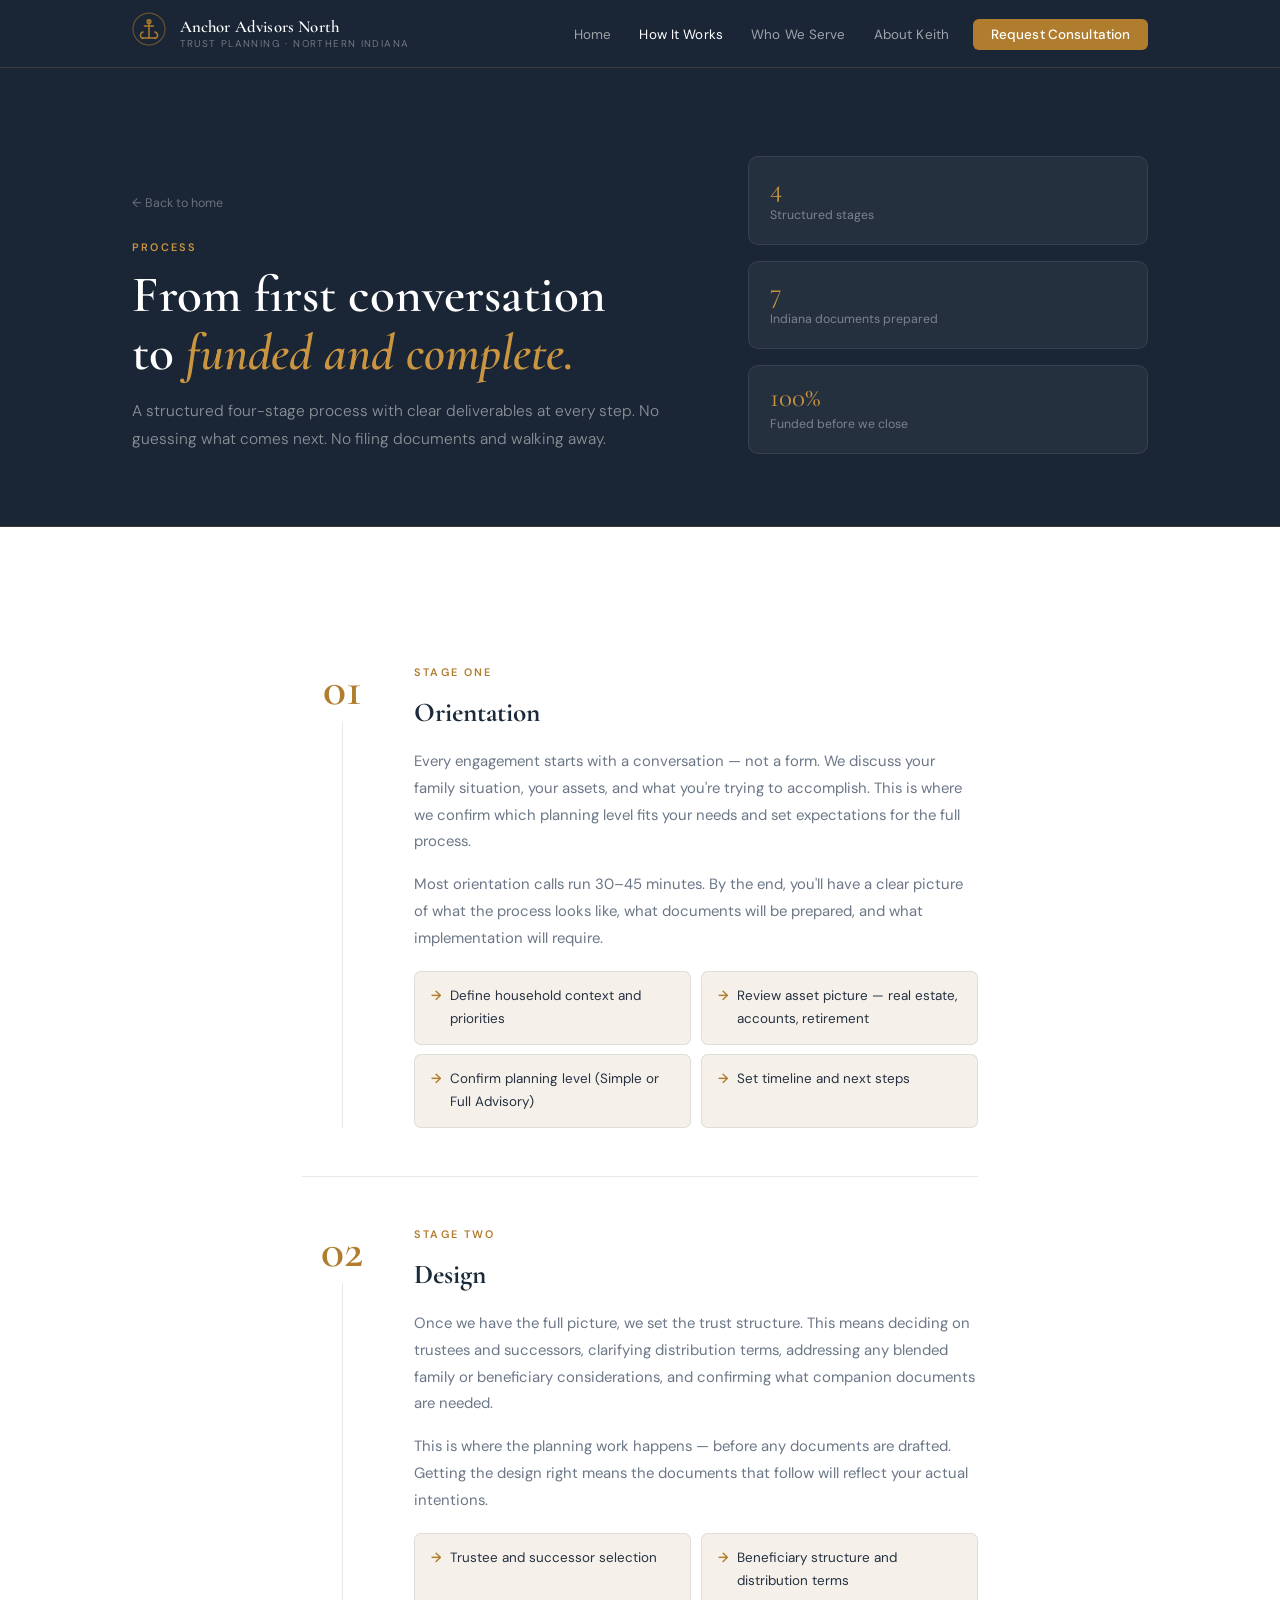
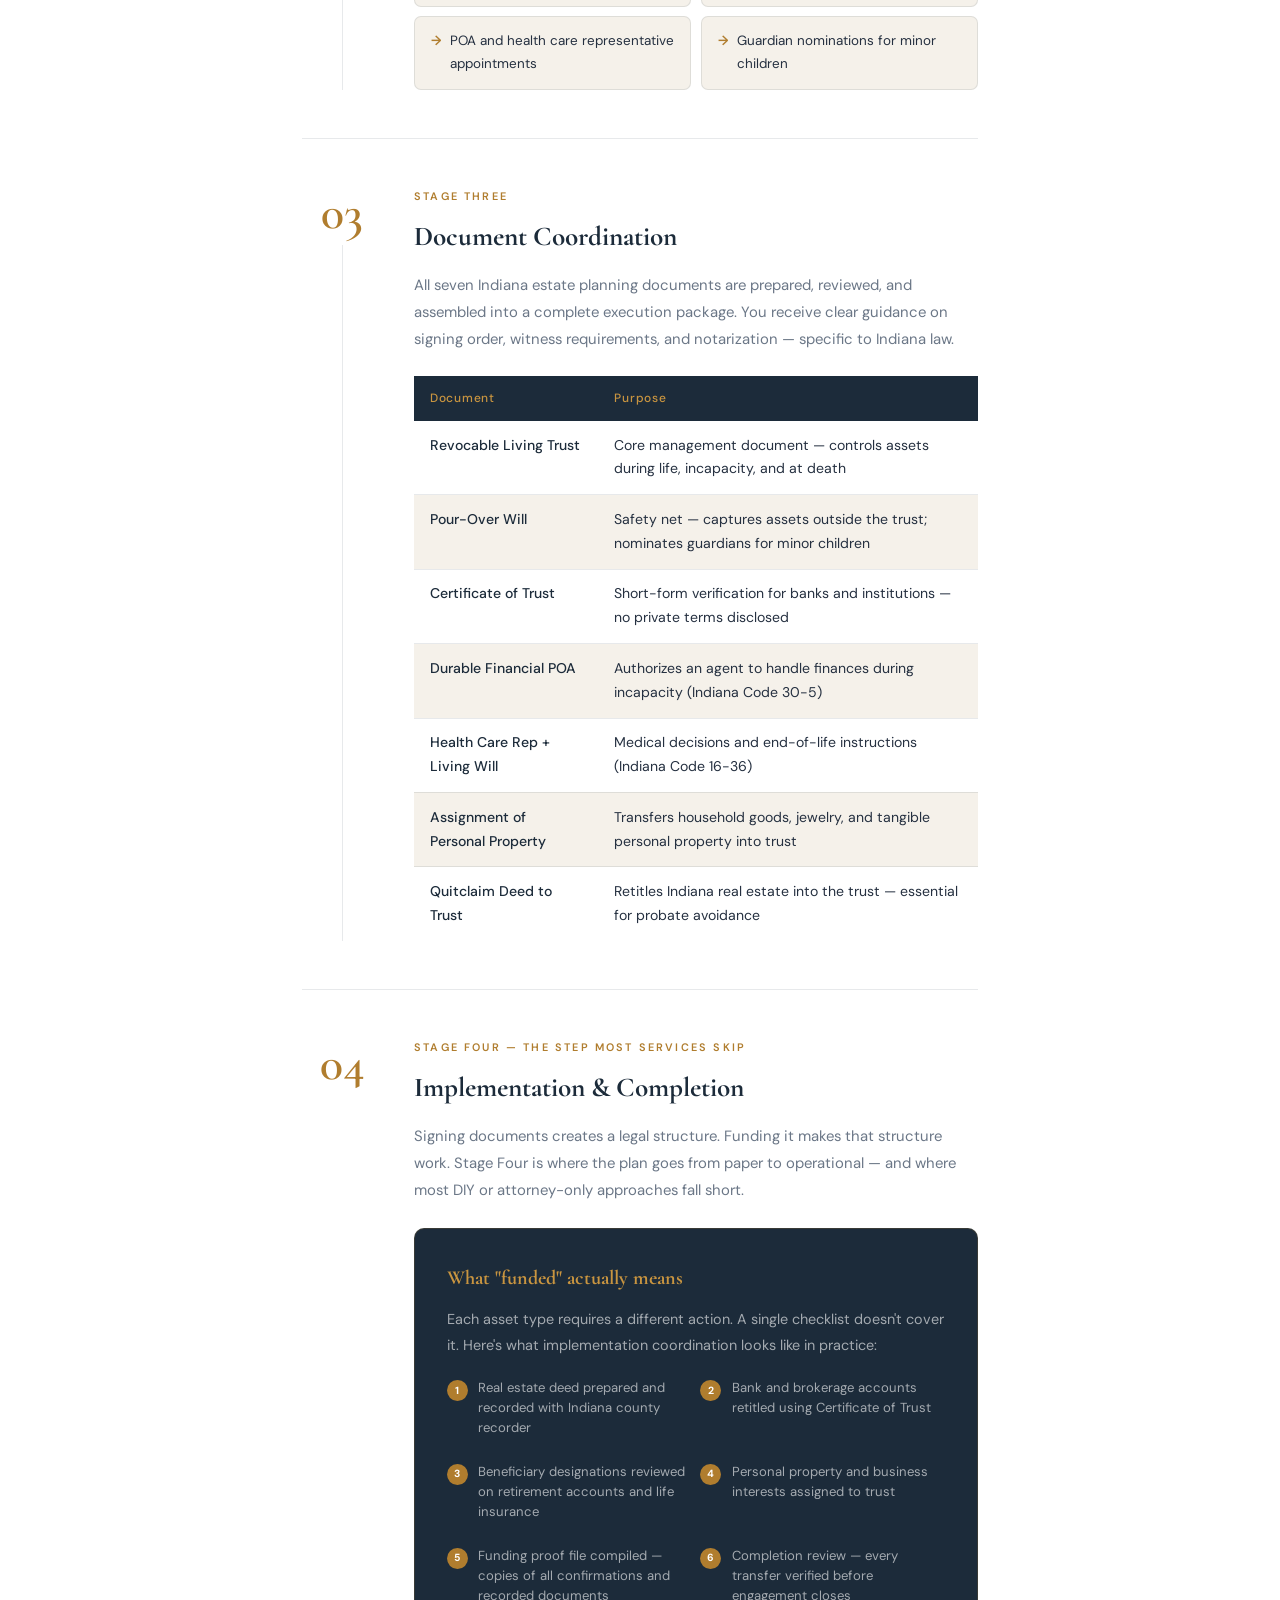
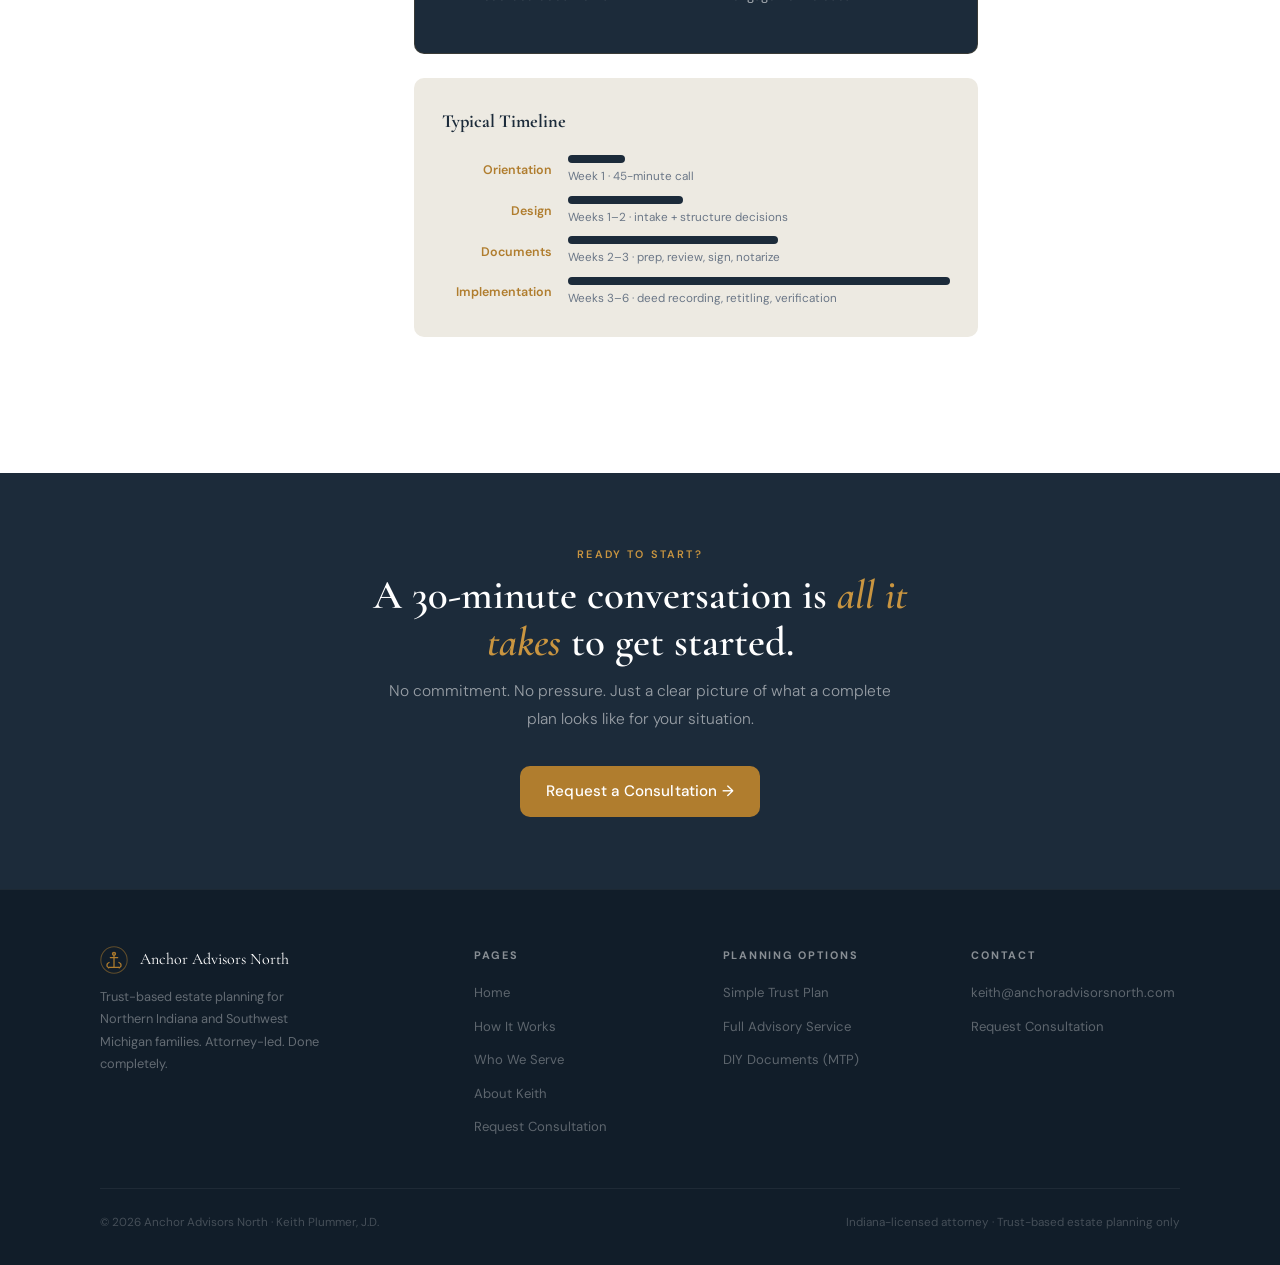
<file: how-it-works.html>
<!DOCTYPE html>
<html lang="en">
<head>
<meta charset="UTF-8">
<meta name="viewport" content="width=device-width, initial-scale=1.0">
<title>How It Works — Anchor Advisors North</title>
<meta name="description" content="A structured four-stage process from intake to funded trust. No guessing. No unclear next steps. Keith Plummer, J.D., Northern Indiana.">
<meta property="og:title" content="How It Works — Anchor Advisors North" />
<meta property="og:description" content="A structured four-stage process from intake to funded trust. No guessing. No unclear next steps." />
<meta property="og:url" content="https://www.anchoradvisorsnorth.com/how-it-works.html" />
<meta property="og:type" content="article" />
<meta property="og:image" content="https://www.anchoradvisorsnorth.com/og-image.png" />
<link rel="canonical" href="https://www.anchoradvisorsnorth.com/how-it-works.html" />
<!-- Meta Pixel Code -->
<script>
!function(f,b,e,v,n,t,s)
{if(f.fbq)return;n=f.fbq=function(){n.callMethod?
n.callMethod.apply(n,arguments):n.queue.push(arguments)};
if(!f._fbq)f._fbq=n;n.push=n;n.loaded=!0;n.version='2.0';
n.queue=[];t=b.createElement(e);t.async=!0;
t.src=v;s=b.getElementsByTagName(e)[0];
s.parentNode.insertBefore(t,s)}(window, document,'script',
'https://connect.facebook.net/en_US/fbevents.js');
fbq('init', '938566565699498');
fbq('track', 'PageView');
</script>
<noscript><img height="1" width="1" style="display:none"
src="https://www.facebook.com/tr?id=938566565699498&ev=PageView&noscript=1"
/></noscript>
<!-- End Meta Pixel Code -->
<link rel="stylesheet" href="shared.css">
<style>
.page-hero {
  background: var(--navy3); padding: 5.5rem 2rem 4.5rem;
  border-bottom: 1px solid rgba(176,125,46,.2);
}
.page-hero .wrap { display: grid; grid-template-columns: 1fr 400px; gap: 4rem; align-items: end; }
.page-hero-back { font-size: .78rem; color: rgba(255,255,255,.35); margin-bottom: 1.5rem; display: inline-flex; align-items: center; gap: .35rem; transition: color .18s; }
.page-hero-back:hover { color: var(--gold-lt); }
.page-hero h1 { font-family: var(--serif); font-size: clamp(2.2rem, 4vw, 3.5rem); color: var(--white); line-height: 1.15; font-weight: 600; margin-bottom: .9rem; }
.page-hero h1 em { color: var(--gold-lt); font-style: italic; }
.page-hero p { font-size: .97rem; color: rgba(255,255,255,.5); font-weight: 300; line-height: 1.8; }
.ph-stat { display: flex; flex-direction: column; gap: 1rem; }
.ph-stat-item { background: rgba(255,255,255,.05); border: 1px solid rgba(255,255,255,.08); border-radius: var(--r); padding: 1.1rem 1.3rem; }
.ph-stat-item .v { font-family: var(--serif); font-size: 1.7rem; color: var(--gold-lt); line-height: 1; }
.ph-stat-item .l { font-size: .77rem; color: rgba(255,255,255,.4); margin-top: .2rem; }

/* STAGES */
.stage {
  display: grid; grid-template-columns: 80px 1fr; gap: 0 2rem;
  padding: 3rem 0; border-bottom: 1px solid var(--border);
  position: relative;
}
.stage:last-child { border-bottom: none; }
.stage-num-col { display: flex; flex-direction: column; align-items: center; padding-top: .15rem; }
.stage-num {
  font-family: var(--serif); font-size: 3rem; color: var(--gold);
  font-weight: 600; line-height: 1;
}
.stage-line { flex: 1; width: 1px; background: var(--border); margin-top: .5rem; }
.stage:last-child .stage-line { display: none; }
.stage-body h2 { font-family: var(--serif); font-size: 1.7rem; color: var(--navy); margin-bottom: .75rem; }
.stage-body p { font-size: .93rem; color: var(--muted); margin-bottom: 1rem; line-height: 1.8; }
.stage-details {
  display: grid; grid-template-columns: 1fr 1fr; gap: .6rem; margin-top: 1.25rem;
}
.sd-item {
  background: var(--warm); border: 1px solid var(--border);
  border-radius: 7px; padding: .8rem 1rem;
  font-size: .84rem; color: var(--text);
  display: flex; align-items: flex-start; gap: .55rem;
}
.sd-item::before { content: '→'; color: var(--gold); flex-shrink: 0; font-weight: 600; }

/* DOCS TABLE */
.docs-table { width: 100%; border-collapse: collapse; margin-top: 1.5rem; font-size: .88rem; }
.docs-table th { background: var(--navy); color: var(--gold-lt); padding: .75rem 1rem; text-align: left; font-weight: 500; font-size: .75rem; letter-spacing: .06em; }
.docs-table td { padding: .8rem 1rem; border-bottom: 1px solid var(--border); color: var(--text); vertical-align: top; }
.docs-table tr:nth-child(even) td { background: var(--warm); }
.docs-table tr:last-child td { border-bottom: none; }
.docs-table td:first-child { font-weight: 500; color: var(--navy); }

/* FUNDING CALLOUT */
.funding-callout {
  background: var(--navy); border-radius: var(--r);
  padding: 2rem 2rem; margin-top: 1.5rem;
  border: 1px solid rgba(176,125,46,.2);
}
.funding-callout h3 { font-family: var(--serif); color: var(--gold-lt); font-size: 1.25rem; margin-bottom: .75rem; }
.funding-callout p { font-size: .9rem; color: rgba(255,255,255,.6); line-height: 1.8; }
.fc-steps { margin-top: 1.25rem; display: grid; grid-template-columns: 1fr 1fr; gap: .55rem; }
.fc-step { display: flex; align-items: flex-start; gap: .65rem; }
.fc-n { background: var(--gold); color: white; width: 1.3rem; height: 1.3rem; border-radius: 50%; display: flex; align-items: center; justify-content: center; font-size: .65rem; font-weight: 700; flex-shrink: 0; margin-top: .1rem; }
.fc-step p { font-size: .82rem; color: rgba(255,255,255,.6); line-height: 1.5; }

/* TIMELINE */
.timeline { background: var(--warm2); border-radius: var(--r); padding: 1.75rem; margin-top: 1.5rem; }
.timeline h3 { font-family: var(--serif); font-size: 1.15rem; color: var(--navy); margin-bottom: 1.1rem; }
.tl-rows { display: flex; flex-direction: column; gap: .55rem; }
.tl-row { display: grid; grid-template-columns: 110px 1fr; gap: 1rem; align-items: center; }
.tl-label { font-size: .78rem; font-weight: 600; color: var(--gold); text-align: right; }
.tl-bar-wrap { position: relative; }
.tl-bar { height: 8px; background: var(--navy); border-radius: 4px; }
.tl-bar-label { font-size: .73rem; color: var(--muted); margin-top: .25rem; }

@media (max-width: 900px) {
  .page-hero .wrap { grid-template-columns: 1fr; }
  .ph-stat { flex-direction: row; flex-wrap: wrap; }
  .ph-stat-item { flex: 1; min-width: 120px; }
  .stage { grid-template-columns: 1fr; }
  .stage-num-col { flex-direction: row; gap: 1rem; align-items: center; margin-bottom: .75rem; }
  .stage-line { display: none; }
  .stage-details { grid-template-columns: 1fr; }
  .fc-steps { grid-template-columns: 1fr; }
}
</style>
</head>
<body>

<nav class="site-nav">
  <div class="nav-in">
    <a href="index.html" class="nav-logo">
      <div class="nav-logo-mark">
        <svg width="34" height="34" viewBox="0 0 34 34" fill="none"><circle cx="17" cy="17" r="16" stroke="#b07d2e" stroke-width="1.25" fill="none" opacity=".5"/><line x1="17" y1="8" x2="17" y2="26" stroke="#b07d2e" stroke-width="1.5" stroke-linecap="round"/><line x1="11" y1="26" x2="23" y2="26" stroke="#b07d2e" stroke-width="1.5" stroke-linecap="round"/><path d="M11 20 Q8 21 8.5 24.5 Q11 27.5 11 26" stroke="#b07d2e" stroke-width="1.5" fill="none" stroke-linecap="round"/><path d="M23 20 Q26 21 25.5 24.5 Q23 27.5 23 26" stroke="#b07d2e" stroke-width="1.5" fill="none" stroke-linecap="round"/><line x1="12.5" y1="14" x2="21.5" y2="14" stroke="#b07d2e" stroke-width="1.5" stroke-linecap="round"/><circle cx="17" cy="9.5" r="2" stroke="#b07d2e" stroke-width="1.25" fill="none"/></svg>
      </div>
      <div class="nav-logo-text">
        <span class="nav-logo-name">Anchor Advisors North</span>
        <span class="nav-logo-sub">Trust Planning · Northern Indiana</span>
      </div>
    </a>
    <ul class="nav-links" id="navLinks">
      <li><a href="index.html">Home</a></li>
      <li><a href="how-it-works.html" class="active">How It Works</a></li>
      <li><a href="who-we-serve.html">Who We Serve</a></li>
      <li><a href="about.html">About Keith</a></li>
      <li><a href="inquire.html" class="nav-cta">Request Consultation</a></li>
    </ul>
    <div class="ham" id="ham" onclick="toggleNav()"><span></span><span></span><span></span></div>
  </div>
</nav>

<div class="page-hero">
  <div class="wrap">
    <div>
      <a href="index.html" class="page-hero-back">← Back to home</a>
      <div class="eyebrow light">Process</div>
      <h1>From first conversation<br>to <em>funded and complete.</em></h1>
      <p>A structured four-stage process with clear deliverables at every step. No guessing what comes next. No filing documents and walking away.</p>
    </div>
    <div class="ph-stat">
      <div class="ph-stat-item"><div class="v">4</div><div class="l">Structured stages</div></div>
      <div class="ph-stat-item"><div class="v">7</div><div class="l">Indiana documents prepared</div></div>
      <div class="ph-stat-item"><div class="v">100%</div><div class="l">Funded before we close</div></div>
    </div>
  </div>
</div>

<section class="section white">
  <div class="wrap-sm">

    <div class="stage fi">
      <div class="stage-num-col">
        <div class="stage-num">01</div>
        <div class="stage-line"></div>
      </div>
      <div class="stage-body">
        <div class="eyebrow">Stage One</div>
        <h2>Orientation</h2>
        <p>Every engagement starts with a conversation — not a form. We discuss your family situation, your assets, and what you're trying to accomplish. This is where we confirm which planning level fits your needs and set expectations for the full process.</p>
        <p>Most orientation calls run 30–45 minutes. By the end, you'll have a clear picture of what the process looks like, what documents will be prepared, and what implementation will require.</p>
        <div class="stage-details">
          <div class="sd-item">Define household context and priorities</div>
          <div class="sd-item">Review asset picture — real estate, accounts, retirement</div>
          <div class="sd-item">Confirm planning level (Simple or Full Advisory)</div>
          <div class="sd-item">Set timeline and next steps</div>
        </div>
      </div>
    </div>

    <div class="stage fi">
      <div class="stage-num-col">
        <div class="stage-num">02</div>
        <div class="stage-line"></div>
      </div>
      <div class="stage-body">
        <div class="eyebrow">Stage Two</div>
        <h2>Design</h2>
        <p>Once we have the full picture, we set the trust structure. This means deciding on trustees and successors, clarifying distribution terms, addressing any blended family or beneficiary considerations, and confirming what companion documents are needed.</p>
        <p>This is where the planning work happens — before any documents are drafted. Getting the design right means the documents that follow will reflect your actual intentions.</p>
        <div class="stage-details">
          <div class="sd-item">Trustee and successor selection</div>
          <div class="sd-item">Beneficiary structure and distribution terms</div>
          <div class="sd-item">POA and health care representative appointments</div>
          <div class="sd-item">Guardian nominations for minor children</div>
        </div>
      </div>
    </div>

    <div class="stage fi">
      <div class="stage-num-col">
        <div class="stage-num">03</div>
        <div class="stage-line"></div>
      </div>
      <div class="stage-body">
        <div class="eyebrow">Stage Three</div>
        <h2>Document Coordination</h2>
        <p>All seven Indiana estate planning documents are prepared, reviewed, and assembled into a complete execution package. You receive clear guidance on signing order, witness requirements, and notarization — specific to Indiana law.</p>

        <table class="docs-table">
          <thead><tr><th>Document</th><th>Purpose</th></tr></thead>
          <tbody>
            <tr><td>Revocable Living Trust</td><td>Core management document — controls assets during life, incapacity, and at death</td></tr>
            <tr><td>Pour-Over Will</td><td>Safety net — captures assets outside the trust; nominates guardians for minor children</td></tr>
            <tr><td>Certificate of Trust</td><td>Short-form verification for banks and institutions — no private terms disclosed</td></tr>
            <tr><td>Durable Financial POA</td><td>Authorizes an agent to handle finances during incapacity (Indiana Code 30-5)</td></tr>
            <tr><td>Health Care Rep + Living Will</td><td>Medical decisions and end-of-life instructions (Indiana Code 16-36)</td></tr>
            <tr><td>Assignment of Personal Property</td><td>Transfers household goods, jewelry, and tangible personal property into trust</td></tr>
            <tr><td>Quitclaim Deed to Trust</td><td>Retitles Indiana real estate into the trust — essential for probate avoidance</td></tr>
          </tbody>
        </table>
      </div>
    </div>

    <div class="stage fi">
      <div class="stage-num-col">
        <div class="stage-num">04</div>
        <div class="stage-line"></div>
      </div>
      <div class="stage-body">
        <div class="eyebrow">Stage Four — The Step Most Services Skip</div>
        <h2>Implementation & Completion</h2>
        <p>Signing documents creates a legal structure. Funding it makes that structure work. Stage Four is where the plan goes from paper to operational — and where most DIY or attorney-only approaches fall short.</p>

        <div class="funding-callout">
          <h3>What "funded" actually means</h3>
          <p>Each asset type requires a different action. A single checklist doesn't cover it. Here's what implementation coordination looks like in practice:</p>
          <div class="fc-steps">
            <div class="fc-step"><div class="fc-n">1</div><p>Real estate deed prepared and recorded with Indiana county recorder</p></div>
            <div class="fc-step"><div class="fc-n">2</div><p>Bank and brokerage accounts retitled using Certificate of Trust</p></div>
            <div class="fc-step"><div class="fc-n">3</div><p>Beneficiary designations reviewed on retirement accounts and life insurance</p></div>
            <div class="fc-step"><div class="fc-n">4</div><p>Personal property and business interests assigned to trust</p></div>
            <div class="fc-step"><div class="fc-n">5</div><p>Funding proof file compiled — copies of all confirmations and recorded documents</p></div>
            <div class="fc-step"><div class="fc-n">6</div><p>Completion review — every transfer verified before engagement closes</p></div>
          </div>
        </div>

        <div class="timeline" style="margin-top:1.5rem;">
          <h3>Typical Timeline</h3>
          <div class="tl-rows">
            <div class="tl-row">
              <div class="tl-label">Orientation</div>
              <div class="tl-bar-wrap"><div class="tl-bar" style="width:15%"></div><div class="tl-bar-label">Week 1 · 45-minute call</div></div>
            </div>
            <div class="tl-row">
              <div class="tl-label">Design</div>
              <div class="tl-bar-wrap"><div class="tl-bar" style="width:30%"></div><div class="tl-bar-label">Weeks 1–2 · intake + structure decisions</div></div>
            </div>
            <div class="tl-row">
              <div class="tl-label">Documents</div>
              <div class="tl-bar-wrap"><div class="tl-bar" style="width:55%"></div><div class="tl-bar-label">Weeks 2–3 · prep, review, sign, notarize</div></div>
            </div>
            <div class="tl-row">
              <div class="tl-label">Implementation</div>
              <div class="tl-bar-wrap"><div class="tl-bar" style="width:100%"></div><div class="tl-bar-label">Weeks 3–6 · deed recording, retitling, verification</div></div>
            </div>
          </div>
        </div>
      </div>
    </div>

  </div>
</section>

<!-- CTA -->
<section class="section dark" style="text-align:center; padding:4.5rem 2rem;">
  <div class="wrap-xs">
    <div class="eyebrow light">Ready to start?</div>
    <h2 class="sec-title light" style="margin-bottom:.75rem;">A 30-minute conversation is <em>all it takes</em> to get started.</h2>
    <p class="sec-desc light" style="margin:0 auto 2rem;">No commitment. No pressure. Just a clear picture of what a complete plan looks like for your situation.</p>
    <a href="inquire.html" class="btn btn-gold" style="font-size:.95rem;">Request a Consultation →</a>
  </div>
</section>

<footer class="site-footer">
  <div class="footer-in">
    <div class="footer-brand">
      <a href="index.html" style="display:flex;align-items:center;gap:.75rem;"><svg width="28" height="28" viewBox="0 0 34 34" fill="none"><circle cx="17" cy="17" r="16" stroke="#b07d2e" stroke-width="1.25" fill="none" opacity=".5"/><line x1="17" y1="8" x2="17" y2="26" stroke="#b07d2e" stroke-width="1.5" stroke-linecap="round"/><line x1="11" y1="26" x2="23" y2="26" stroke="#b07d2e" stroke-width="1.5" stroke-linecap="round"/><path d="M11 20 Q8 21 8.5 24.5 Q11 27.5 11 26" stroke="#b07d2e" stroke-width="1.5" fill="none" stroke-linecap="round"/><path d="M23 20 Q26 21 25.5 24.5 Q23 27.5 23 26" stroke="#b07d2e" stroke-width="1.5" fill="none" stroke-linecap="round"/><line x1="12.5" y1="14" x2="21.5" y2="14" stroke="#b07d2e" stroke-width="1.5" stroke-linecap="round"/><circle cx="17" cy="9.5" r="2" stroke="#b07d2e" stroke-width="1.25" fill="none"/></svg><span style="font-family:var(--serif);color:white;font-size:1rem;">Anchor Advisors North</span></a>
      <p>Trust-based estate planning for Northern Indiana and Southwest Michigan families. Attorney-led. Done completely.</p>
    </div>
    <div class="footer-col"><h5>Pages</h5><ul><li><a href="index.html">Home</a></li><li><a href="how-it-works.html">How It Works</a></li><li><a href="who-we-serve.html">Who We Serve</a></li><li><a href="about.html">About Keith</a></li><li><a href="inquire.html">Request Consultation</a></li></ul></div>
    <div class="footer-col"><h5>Planning Options</h5><ul><li><a href="inquire.html">Simple Trust Plan</a></li><li><a href="inquire.html">Full Advisory Service</a></li><li><a href="https://michianatrustplanning.com" target="_blank">DIY Documents (MTP)</a></li></ul></div>
    <div class="footer-col"><h5>Contact</h5><ul><li><a href="mailto:keith@anchoradvisorsnorth.com">keith@anchoradvisorsnorth.com</a></li><li><a href="inquire.html">Request Consultation</a></li></ul></div>
  </div>
  <div class="footer-bottom"><span>© 2026 Anchor Advisors North · Keith Plummer, J.D.</span><span>Indiana-licensed attorney · Trust-based estate planning only</span></div>
</footer>

<script>
function toggleNav() {
  const n = document.getElementById('navLinks');
  const h = document.getElementById('ham');
  n.classList.toggle('open');
  h.classList.toggle('open');
}
// Fade-in: visible by default, animate only below-fold elements
document.body.classList.add('js-ready');
const _vp = window.innerHeight;
const _obs = new IntersectionObserver(
  es => es.forEach(e => { if (e.isIntersecting) e.target.classList.add('vis'); }),
  { threshold: 0.01 }
);
document.querySelectorAll('.fi').forEach(el => {
  if (el.getBoundingClientRect().top < _vp) { el.classList.add('vis'); }
  else { _obs.observe(el); }
});
</script>
</body>
</html>
</file>
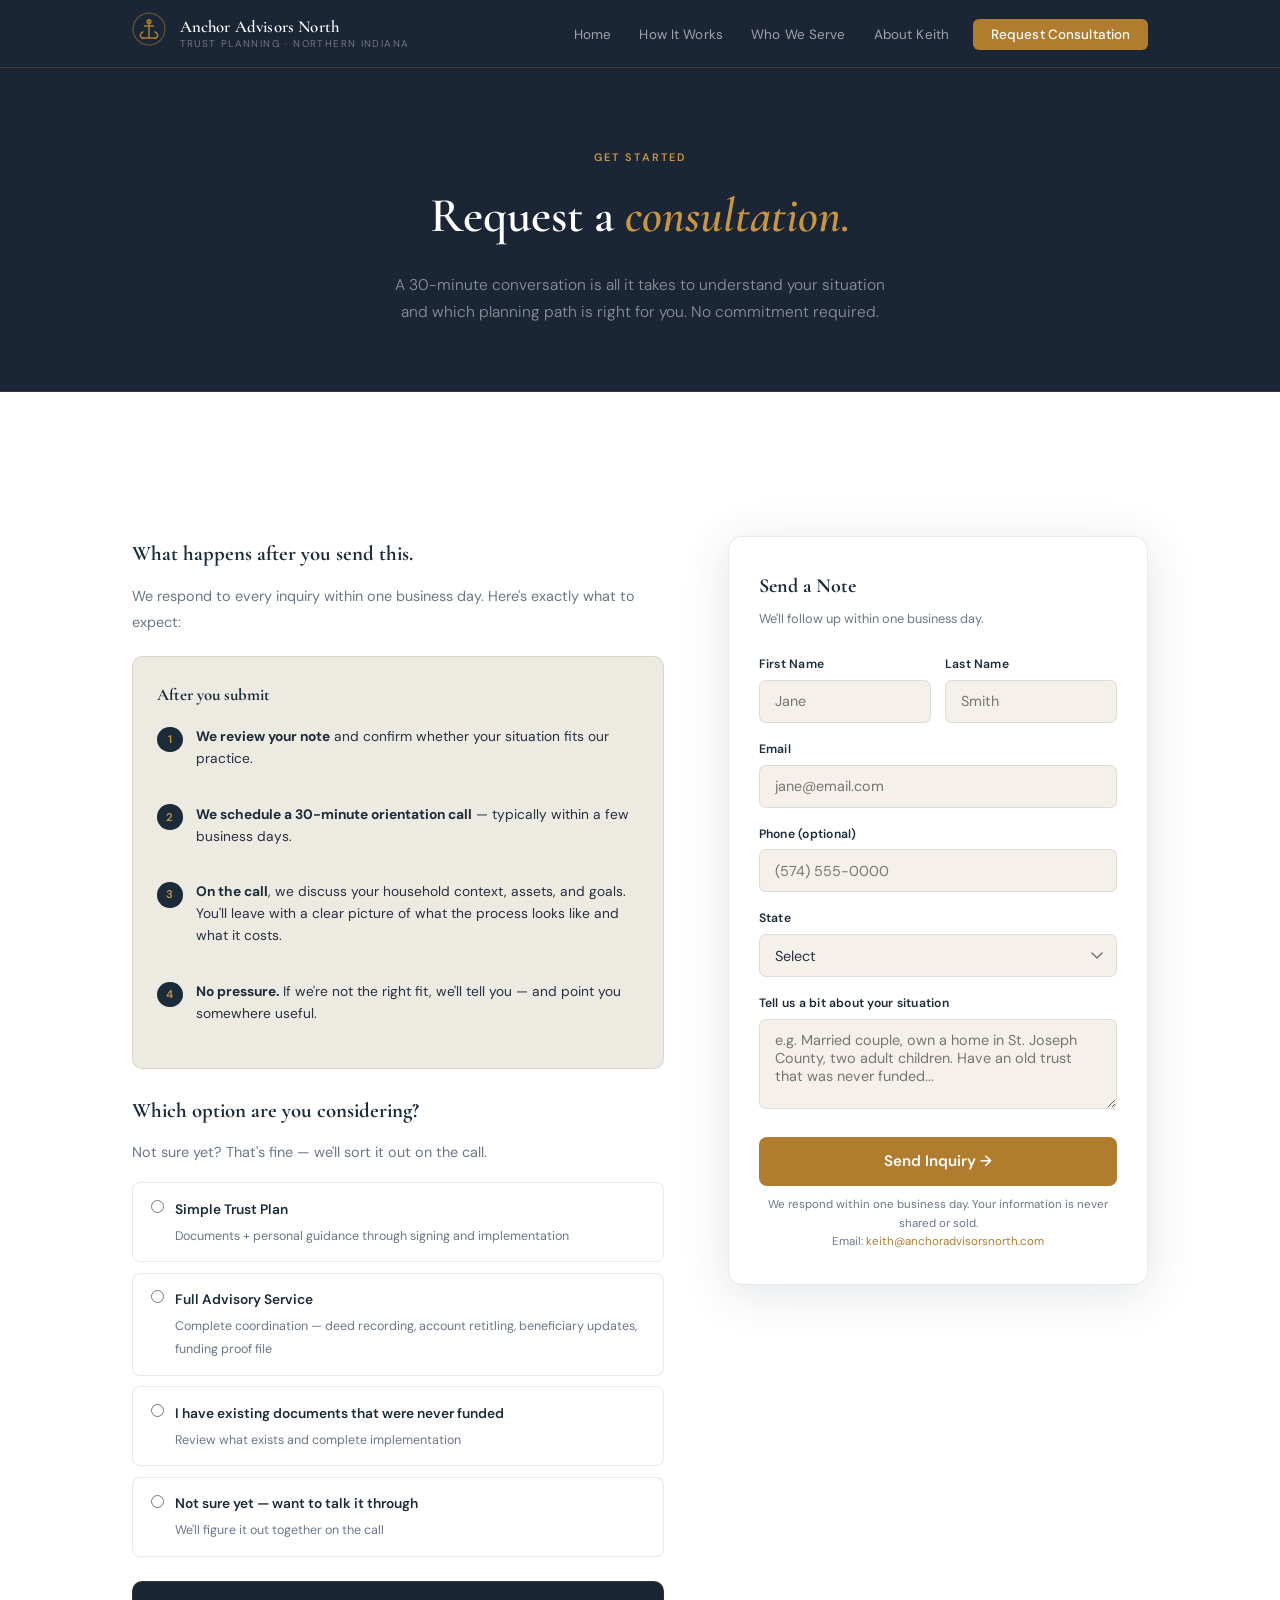
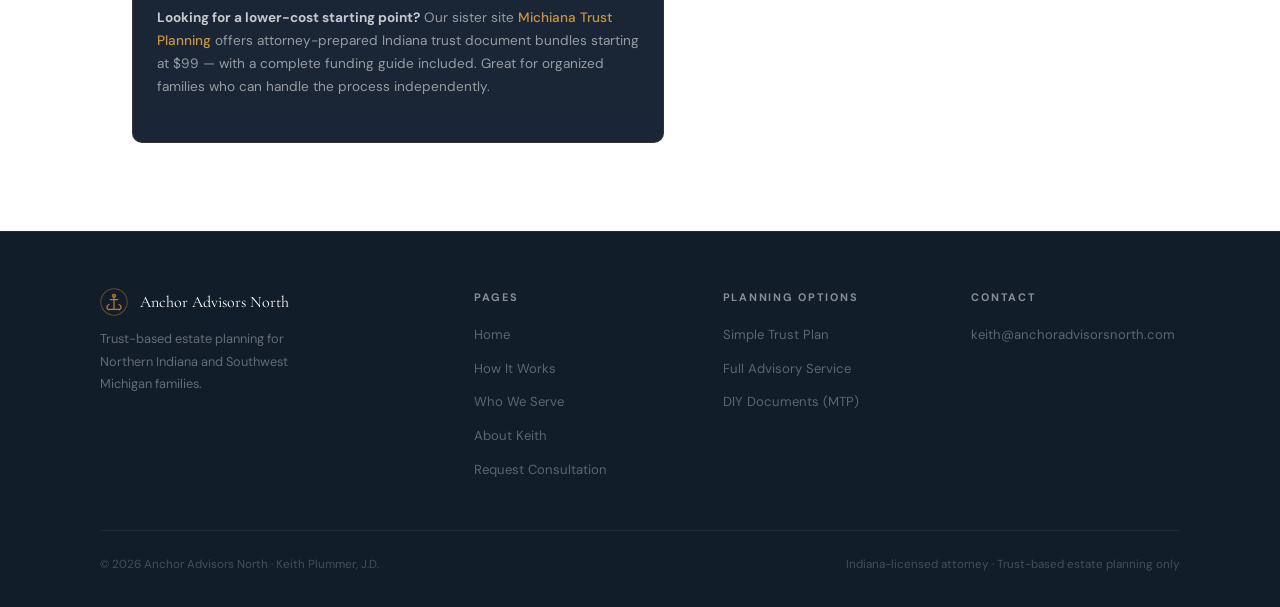
<file: inquire.html>
<!DOCTYPE html>
<html lang="en">
<head>
<meta charset="UTF-8"><meta name="viewport" content="width=device-width, initial-scale=1.0">
<title>Request a Consultation — Anchor Advisors North</title>
<meta name="description" content="Request a consultation with Anchor Advisors North. Trust-based estate planning for Northern Indiana families. No obligation." />
<meta property="og:title" content="Request a Consultation — Anchor Advisors North" />
<meta property="og:description" content="Start the conversation. Trust-based estate planning for Northern Indiana families. No obligation." />
<meta property="og:url" content="https://www.anchoradvisorsnorth.com/inquire.html" />
<meta property="og:type" content="website" />
<meta property="og:image" content="https://www.anchoradvisorsnorth.com/og-image.png" />
<link rel="canonical" href="https://www.anchoradvisorsnorth.com/inquire.html" />
<!-- Meta Pixel Code -->
<script>
!function(f,b,e,v,n,t,s)
{if(f.fbq)return;n=f.fbq=function(){n.callMethod?
n.callMethod.apply(n,arguments):n.queue.push(arguments)};
if(!f._fbq)f._fbq=n;n.push=n;n.loaded=!0;n.version='2.0';
n.queue=[];t=b.createElement(e);t.async=!0;
t.src=v;s=b.getElementsByTagName(e)[0];
s.parentNode.insertBefore(t,s)}(window, document,'script',
'https://connect.facebook.net/en_US/fbevents.js');
fbq('init', '938566565699498');
fbq('track', 'PageView');
</script>
<noscript><img height="1" width="1" style="display:none"
src="https://www.facebook.com/tr?id=938566565699498&ev=PageView&noscript=1"
/></noscript>
<!-- End Meta Pixel Code -->
<link rel="stylesheet" href="shared.css">
<style>
.inquire-hero{background:var(--navy3);padding:5rem 2rem 4rem;border-bottom:1px solid rgba(176,125,46,.2);text-align:center;}
.inquire-hero h1{font-family:var(--serif);font-size:clamp(2rem,3.8vw,3.2rem);color:var(--white);font-weight:600;margin-bottom:.85rem;}
.inquire-hero h1 em{color:var(--gold-lt);font-style:italic;}
.inquire-hero p{font-size:.97rem;color:rgba(255,255,255,.5);font-weight:300;max-width:500px;margin:0 auto;line-height:1.8;}

.inquire-body{display:grid;grid-template-columns:1fr 420px;gap:4rem;align-items:start;margin-top:3.5rem;}

.info-col h3{font-family:var(--serif);font-size:1.3rem;color:var(--navy);margin-bottom:.75rem;}
.info-col p{font-size:.9rem;color:var(--muted);line-height:1.8;margin-bottom:1.25rem;}
.what-happens{background:var(--warm2);border:1px solid var(--border);border-radius:var(--r);padding:1.5rem 1.5rem;margin-bottom:1.5rem;}
.what-happens h4{font-family:var(--serif);font-size:1.05rem;color:var(--navy);margin-bottom:1rem;}
.wh-step{display:flex;align-items:flex-start;gap:.85rem;margin-bottom:.85rem;}
.wh-step:last-child{margin-bottom:0;}
.wh-n{background:var(--navy);color:var(--gold-lt);width:1.6rem;height:1.6rem;border-radius:50%;display:flex;align-items:center;justify-content:center;font-size:.7rem;font-weight:600;flex-shrink:0;margin-top:.1rem;}
.wh-step p{font-size:.86rem;color:var(--text);line-height:1.6;}
.wh-step strong{color:var(--navy);}

.option-pills{display:flex;flex-direction:column;gap:.65rem;}
.option-pill{background:var(--white);border:1px solid var(--border);border-radius:8px;padding:.9rem 1.1rem;font-size:.86rem;color:var(--text);display:flex;align-items:flex-start;gap:.7rem;cursor:pointer;transition:border-color .18s,background .18s;}
.option-pill:hover{border-color:var(--gold);background:var(--gold-bg);}
.option-pill input[type=radio]{accent-color:var(--gold);flex-shrink:0;margin-top:.15rem;}
.option-pill .pill-label{font-weight:600;color:var(--navy);display:block;margin-bottom:.15rem;}
.option-pill .pill-sub{font-size:.78rem;color:var(--muted);}

.form-card{background:var(--white);border:1px solid var(--border);border-radius:14px;padding:2rem 1.85rem;box-shadow:var(--shadow-lg);position:sticky;top:calc(var(--nav-h) + 1.5rem);}
.form-card h3{font-family:var(--serif);font-size:1.25rem;color:var(--navy);margin-bottom:.3rem;}
.form-card .fc-sub{font-size:.8rem;color:var(--muted);margin-bottom:1.5rem;}
.field{margin-bottom:1rem;}
.field label{display:block;font-size:.76rem;font-weight:600;color:var(--navy);margin-bottom:.32rem;letter-spacing:.02em;}
.field input,.field select,.field textarea{width:100%;padding:.72rem .95rem;border:1.5px solid var(--border);border-radius:7px;background:var(--warm);color:var(--text);font-family:var(--sans);font-size:.9rem;outline:none;transition:border-color .18s,background .18s;-webkit-appearance:none;}
.field input:focus,.field select:focus,.field textarea:focus{border-color:var(--gold);background:var(--white);}
.field textarea{resize:vertical;min-height:90px;}
.field select{background-image:url("data:image/svg+xml,%3Csvg xmlns='http://www.w3.org/2000/svg' width='12' height='8' viewBox='0 0 12 8'%3E%3Cpath d='M1 1l5 5 5-5' stroke='%236b7787' stroke-width='1.5' fill='none' stroke-linecap='round'/%3E%3C/svg%3E");background-repeat:no-repeat;background-position:right .85rem center;padding-right:2.2rem;}
.field-row{display:grid;grid-template-columns:1fr 1fr;gap:.85rem;}
.form-submit{width:100%;background:var(--gold);color:var(--white);padding:.9rem;border:none;border-radius:8px;font-family:var(--sans);font-weight:600;font-size:.95rem;cursor:pointer;transition:background .18s;margin-top:.25rem;}
.form-submit:hover{background:var(--gold-lt);}
.form-note{font-size:.72rem;color:var(--muted);text-align:center;margin-top:.65rem;line-height:1.6;}
.form-success{display:none;text-align:center;padding:2.5rem 1rem;}
.form-success .fs-icon{font-size:2.5rem;margin-bottom:.75rem;}
.form-success h3{font-family:var(--serif);font-size:1.4rem;color:var(--navy);margin-bottom:.5rem;}
.form-success p{font-size:.88rem;color:var(--muted);}

.mtp-alt{background:var(--navy3);border-radius:var(--r);padding:1.5rem;margin-top:1.5rem;border:1px solid rgba(176,125,46,.18);}
.mtp-alt p{font-size:.85rem;color:rgba(255,255,255,.55);line-height:1.7;}
.mtp-alt a{color:var(--gold-lt);font-weight:500;}

@media(max-width:860px){.inquire-body{grid-template-columns:1fr;}.form-card{position:static;}}
@media(max-width:560px){.field-row{grid-template-columns:1fr;}}
</style>
</head>
<body>
<nav class="site-nav"><div class="nav-in"><a href="index.html" class="nav-logo"><div class="nav-logo-mark"><svg width="34" height="34" viewBox="0 0 34 34" fill="none"><circle cx="17" cy="17" r="16" stroke="#b07d2e" stroke-width="1.25" fill="none" opacity=".5"/><line x1="17" y1="8" x2="17" y2="26" stroke="#b07d2e" stroke-width="1.5" stroke-linecap="round"/><line x1="11" y1="26" x2="23" y2="26" stroke="#b07d2e" stroke-width="1.5" stroke-linecap="round"/><path d="M11 20 Q8 21 8.5 24.5 Q11 27.5 11 26" stroke="#b07d2e" stroke-width="1.5" fill="none" stroke-linecap="round"/><path d="M23 20 Q26 21 25.5 24.5 Q23 27.5 23 26" stroke="#b07d2e" stroke-width="1.5" fill="none" stroke-linecap="round"/><line x1="12.5" y1="14" x2="21.5" y2="14" stroke="#b07d2e" stroke-width="1.5" stroke-linecap="round"/><circle cx="17" cy="9.5" r="2" stroke="#b07d2e" stroke-width="1.25" fill="none"/></svg></div><div class="nav-logo-text"><span class="nav-logo-name">Anchor Advisors North</span><span class="nav-logo-sub">Trust Planning · Northern Indiana</span></div></a><ul class="nav-links" id="navLinks"><li><a href="index.html">Home</a></li><li><a href="how-it-works.html">How It Works</a></li><li><a href="who-we-serve.html">Who We Serve</a></li><li><a href="about.html">About Keith</a></li><li><a href="inquire.html" class="nav-cta active">Request Consultation</a></li></ul><div class="ham" id="ham" onclick="toggleNav()"><span></span><span></span><span></span></div></div></nav>

<div class="inquire-hero">
  <div class="eyebrow light">Get Started</div>
  <h1>Request a <em>consultation.</em></h1>
  <p>A 30-minute conversation is all it takes to understand your situation and which planning path is right for you. No commitment required.</p>
</div>

<section class="section white">
  <div class="wrap">
    <div class="inquire-body">
      <div class="info-col fi">
        <h3>What happens after you send this.</h3>
        <p>We respond to every inquiry within one business day. Here's exactly what to expect:</p>
        <div class="what-happens">
          <h4>After you submit</h4>
          <div class="wh-step"><div class="wh-n">1</div><p><strong>We review your note</strong> and confirm whether your situation fits our practice.</p></div>
          <div class="wh-step"><div class="wh-n">2</div><p><strong>We schedule a 30-minute orientation call</strong> — typically within a few business days.</p></div>
          <div class="wh-step"><div class="wh-n">3</div><p><strong>On the call</strong>, we discuss your household context, assets, and goals. You'll leave with a clear picture of what the process looks like and what it costs.</p></div>
          <div class="wh-step"><div class="wh-n">4</div><p><strong>No pressure.</strong> If we're not the right fit, we'll tell you — and point you somewhere useful.</p></div>
        </div>

        <h3 style="margin-top:1.25rem;">Which option are you considering?</h3>
        <p style="margin-bottom:1rem;">Not sure yet? That's fine — we'll sort it out on the call.</p>
        <div class="option-pills">
          <label class="option-pill"><input type="radio" name="option" value="simple"><div><span class="pill-label">Simple Trust Plan</span><span class="pill-sub">Documents + personal guidance through signing and implementation</span></div></label>
          <label class="option-pill"><input type="radio" name="option" value="full"><div><span class="pill-label">Full Advisory Service</span><span class="pill-sub">Complete coordination — deed recording, account retitling, beneficiary updates, funding proof file</span></div></label>
          <label class="option-pill"><input type="radio" name="option" value="existing"><div><span class="pill-label">I have existing documents that were never funded</span><span class="pill-sub">Review what exists and complete implementation</span></div></label>
          <label class="option-pill"><input type="radio" name="option" value="unsure"><div><span class="pill-label">Not sure yet — want to talk it through</span><span class="pill-sub">We'll figure it out together on the call</span></div></label>
        </div>

        <div class="mtp-alt">
          <p><strong style="color:rgba(255,255,255,.75);">Looking for a lower-cost starting point?</strong> Our sister site <a href="https://michianatrustplanning.com" target="_blank">Michiana Trust Planning</a> offers attorney-prepared Indiana trust document bundles starting at $99 — with a complete funding guide included. Great for organized families who can handle the process independently.</p>
        </div>
      </div>

      <div class="fi fi-d1">
        <div class="form-card">
          <h3>Send a Note</h3>
          <p class="fc-sub">We'll follow up within one business day.</p>
          <div id="contactForm">
            <div class="field-row">
              <div class="field"><label>First Name</label><input type="text" id="fname" placeholder="Jane"></div>
              <div class="field"><label>Last Name</label><input type="text" id="lname" placeholder="Smith"></div>
            </div>
            <div class="field"><label>Email</label><input type="email" id="email" placeholder="jane@email.com"></div>
            <div class="field"><label>Phone (optional)</label><input type="tel" id="phone" placeholder="(574) 555-0000"></div>
            <div class="field">
              <label>State</label>
              <select id="state"><option value="">Select</option><option>Indiana</option><option>Michigan</option><option>Other</option></select>
            </div>
            <div class="field">
              <label>Tell us a bit about your situation</label>
              <textarea id="msg" placeholder="e.g. Married couple, own a home in St. Joseph County, two adult children. Have an old trust that was never funded..."></textarea>
            </div>
            <div class="field" style="position:absolute;left:-9999px;top:-9999px;" aria-hidden="true"><label>Website</label><input type="text" id="website" tabindex="-1" autocomplete="off"></div>
            <button class="form-submit" id="submitBtn" onclick="submitForm()">Send Inquiry →</button>
            <p class="form-note">We respond within one business day. Your information is never shared or sold.<br>Email: <a href="mailto:keith@anchoradvisorsnorth.com" style="color:var(--gold);">keith@anchoradvisorsnorth.com</a></p>
          </div>
          <div class="form-success" id="formSuccess">
            <div class="fs-icon">⚓</div>
            <h3>We've got your note.</h3>
            <p>Expect to hear from Keith within one business day to schedule a 30-minute orientation call.</p>
          </div>
        </div>
      </div>
    </div>
  </div>
</section>

<footer class="site-footer"><div class="footer-in"><div class="footer-brand"><a href="index.html" style="display:flex;align-items:center;gap:.75rem;"><svg width="28" height="28" viewBox="0 0 34 34" fill="none"><circle cx="17" cy="17" r="16" stroke="#b07d2e" stroke-width="1.25" fill="none" opacity=".5"/><line x1="17" y1="8" x2="17" y2="26" stroke="#b07d2e" stroke-width="1.5" stroke-linecap="round"/><line x1="11" y1="26" x2="23" y2="26" stroke="#b07d2e" stroke-width="1.5" stroke-linecap="round"/><path d="M11 20 Q8 21 8.5 24.5 Q11 27.5 11 26" stroke="#b07d2e" stroke-width="1.5" fill="none" stroke-linecap="round"/><path d="M23 20 Q26 21 25.5 24.5 Q23 27.5 23 26" stroke="#b07d2e" stroke-width="1.5" fill="none" stroke-linecap="round"/><line x1="12.5" y1="14" x2="21.5" y2="14" stroke="#b07d2e" stroke-width="1.5" stroke-linecap="round"/><circle cx="17" cy="9.5" r="2" stroke="#b07d2e" stroke-width="1.25" fill="none"/></svg><span style="font-family:var(--serif);color:white;font-size:1rem;">Anchor Advisors North</span></a><p>Trust-based estate planning for Northern Indiana and Southwest Michigan families.</p></div><div class="footer-col"><h5>Pages</h5><ul><li><a href="index.html">Home</a></li><li><a href="how-it-works.html">How It Works</a></li><li><a href="who-we-serve.html">Who We Serve</a></li><li><a href="about.html">About Keith</a></li><li><a href="inquire.html">Request Consultation</a></li></ul></div><div class="footer-col"><h5>Planning Options</h5><ul><li><a href="inquire.html">Simple Trust Plan</a></li><li><a href="inquire.html">Full Advisory Service</a></li><li><a href="https://michianatrustplanning.com" target="_blank">DIY Documents (MTP)</a></li></ul></div><div class="footer-col"><h5>Contact</h5><ul><li><a href="mailto:keith@anchoradvisorsnorth.com">keith@anchoradvisorsnorth.com</a></li></ul></div></div><div class="footer-bottom"><span>© 2026 Anchor Advisors North · Keith Plummer, J.D.</span><span>Indiana-licensed attorney · Trust-based estate planning only</span></div></footer>
<script>
function toggleNav() {
  const n = document.getElementById('navLinks');
  const h = document.getElementById('ham');
  n.classList.toggle('open');
  h.classList.toggle('open');
}
async function submitForm() {
  const email = document.getElementById('email').value.trim();
  if (!email || !email.includes('@')) { alert('Please enter a valid email address.'); return; }
  const btn = document.getElementById('submitBtn');
  btn.disabled = true; btn.textContent = 'Sending…';
  const payload = {
    firstName: document.getElementById('fname').value.trim(),
    lastName: document.getElementById('lname').value.trim(),
    email,
    phone: document.getElementById('phone').value.trim(),
    state: document.getElementById('state').value,
    option: (document.querySelector('input[name="option"]:checked') || {}).value || '',
    message: document.getElementById('msg').value.trim(),
    website: document.getElementById('website').value
  };
  try {
    const r = await fetch('/api/inquire', {
      method: 'POST',
      headers: { 'Content-Type': 'application/json' },
      body: JSON.stringify(payload)
    });
    if (!r.ok) throw new Error('send failed');
    if (typeof fbq === 'function') fbq('track', 'Lead');
    document.getElementById('contactForm').style.display = 'none';
    document.getElementById('formSuccess').style.display = 'block';
  } catch (err) {
    btn.disabled = false; btn.textContent = 'Send Inquiry →';
    alert('Something went wrong sending your note. Please email keith@anchoradvisorsnorth.com directly — we respond within one business day.');
  }
}
// Fade-in: visible by default, animate only below-fold elements
document.body.classList.add('js-ready');
const _vp = window.innerHeight;
const _obs = new IntersectionObserver(
  es => es.forEach(e => { if (e.isIntersecting) e.target.classList.add('vis'); }),
  { threshold: 0.01 }
);
document.querySelectorAll('.fi').forEach(el => {
  if (el.getBoundingClientRect().top < _vp) { el.classList.add('vis'); }
  else { _obs.observe(el); }
});
</script>
</body>
</html>
</file>
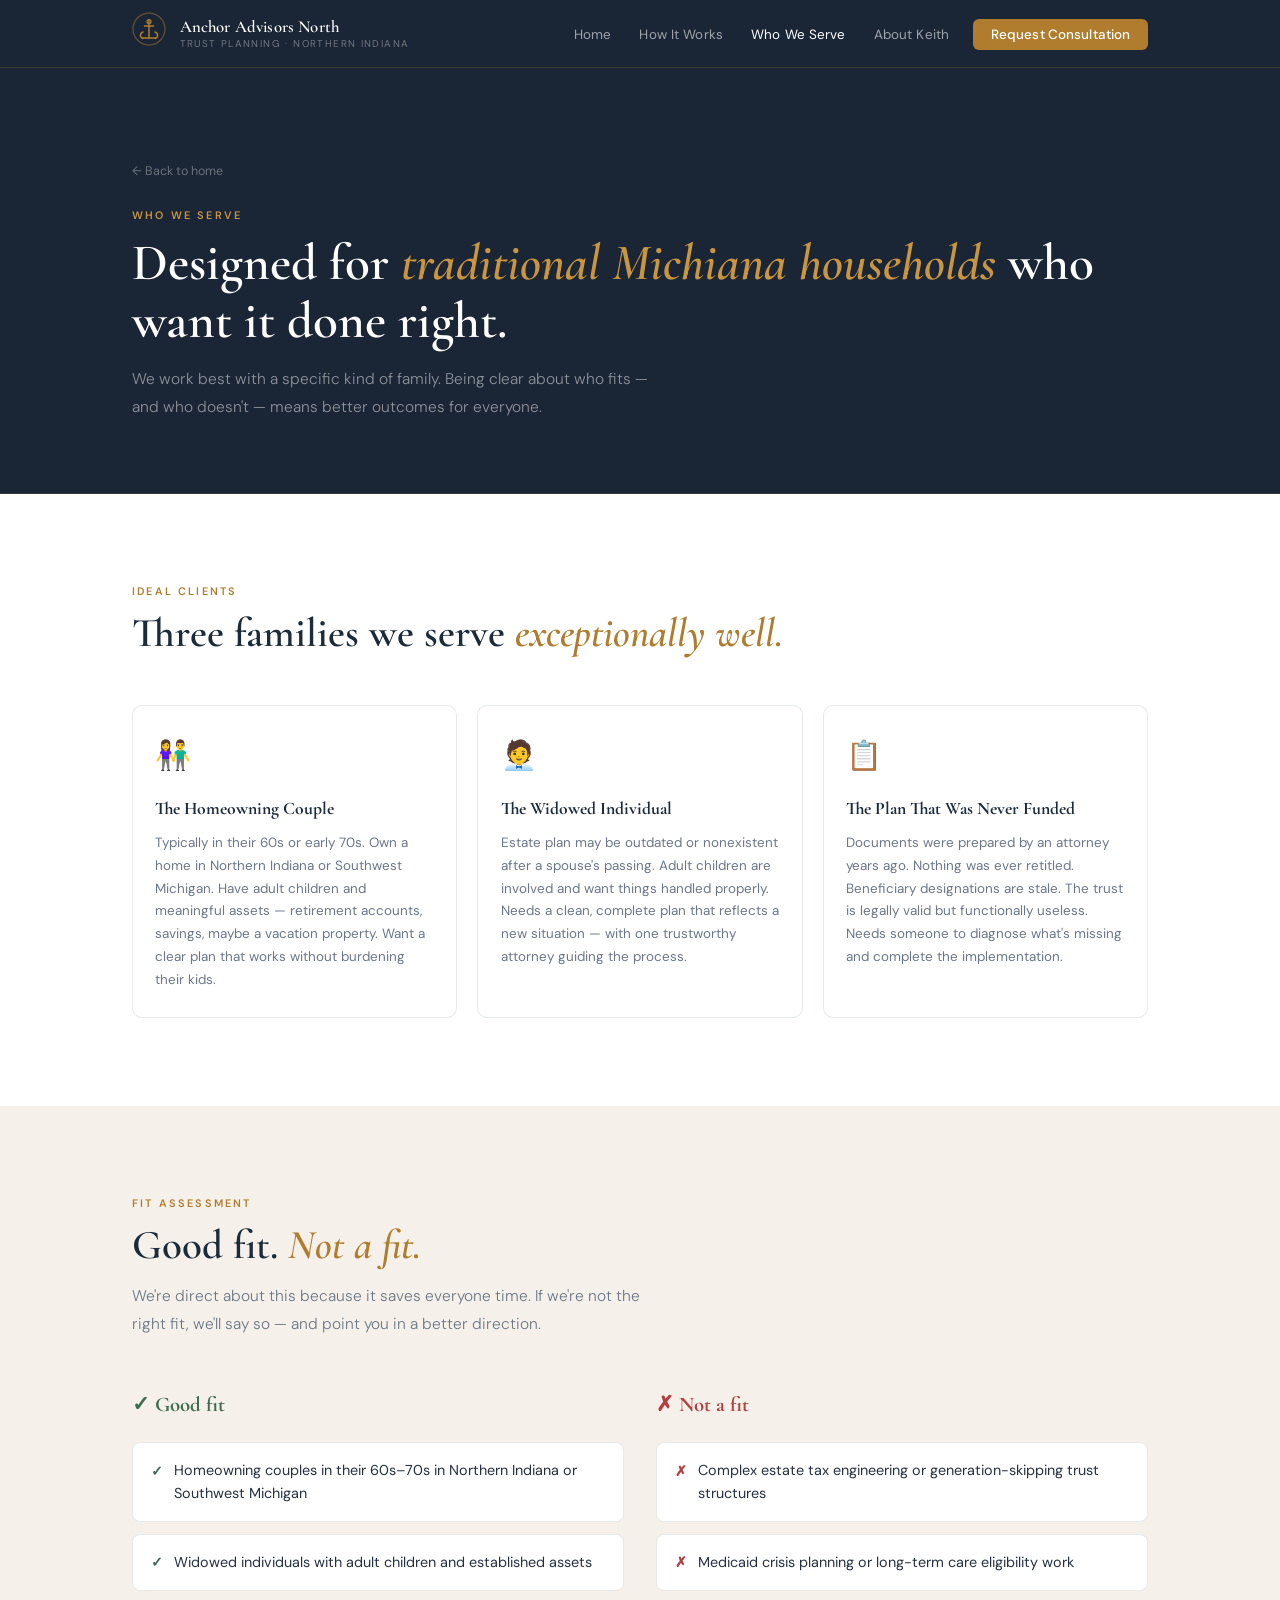
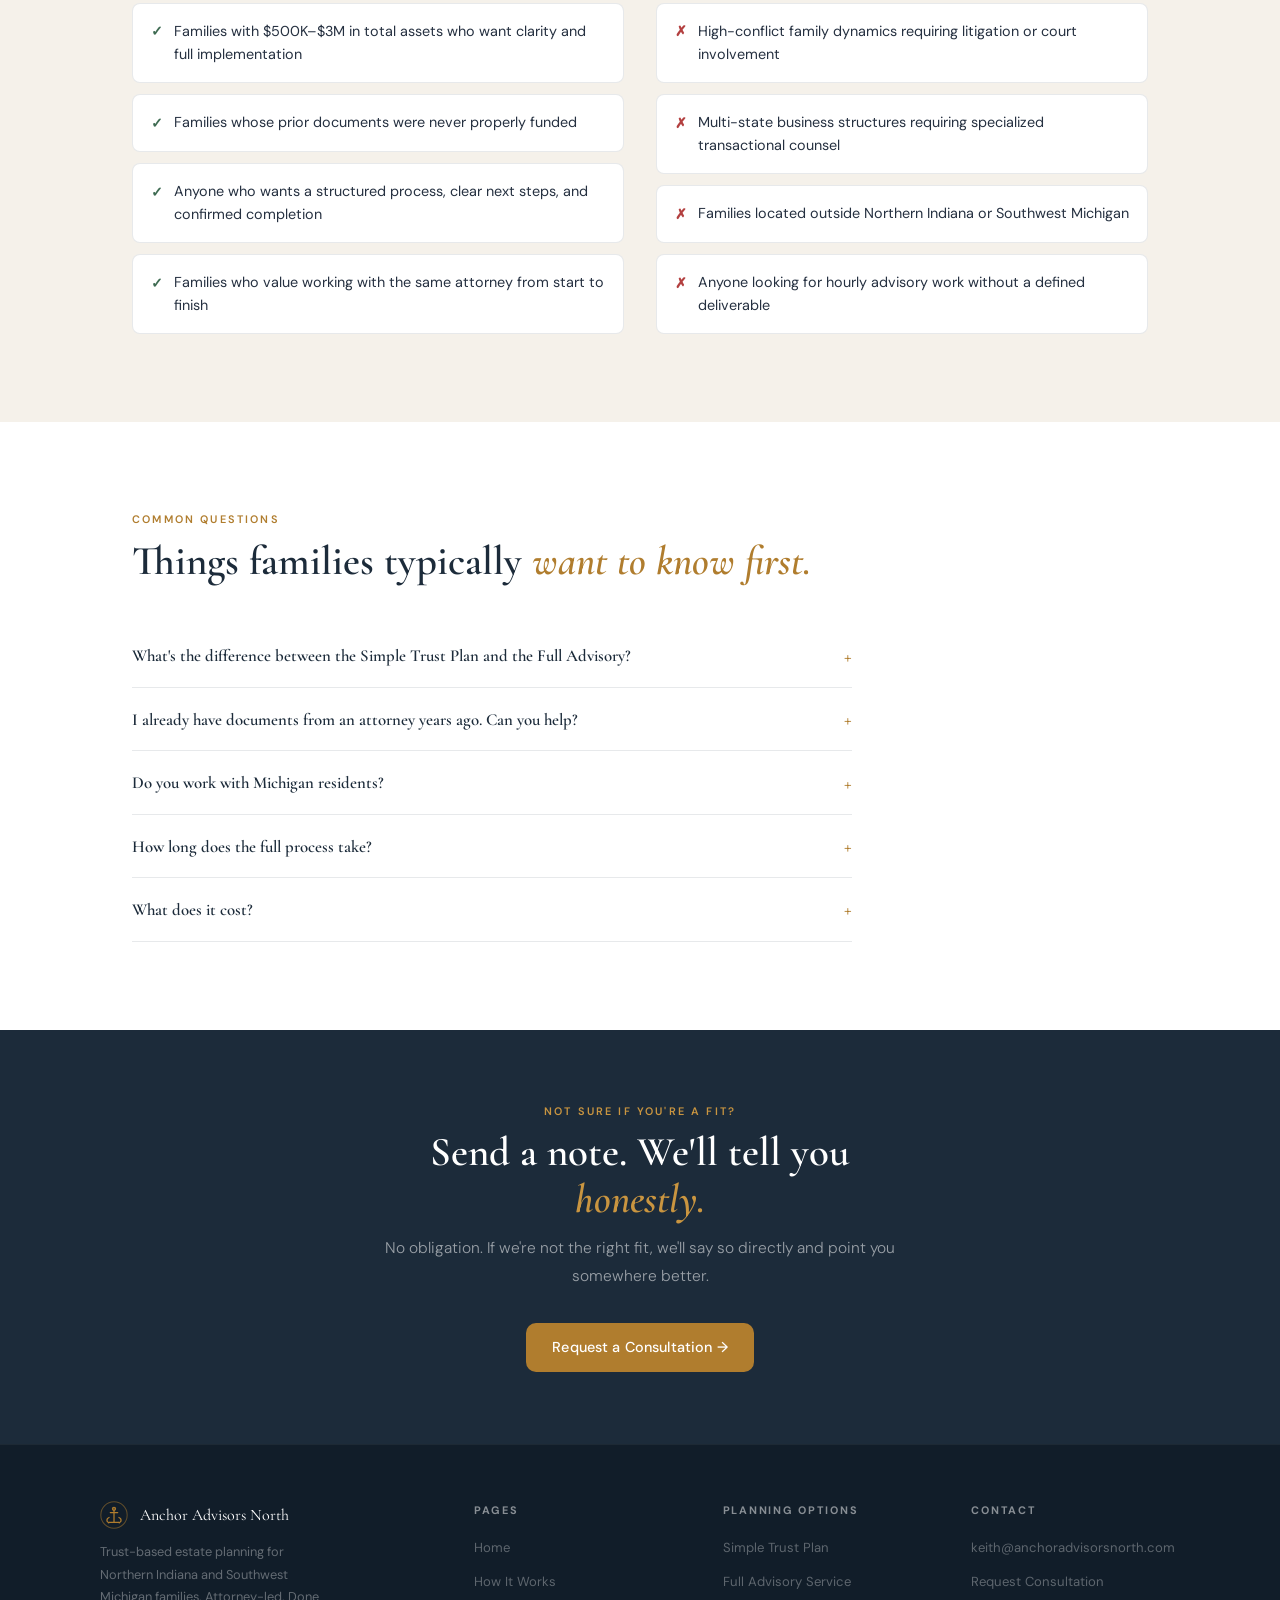
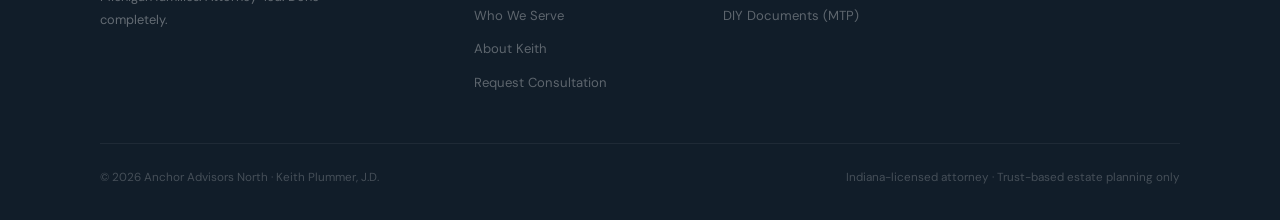
<file: who-we-serve.html>
<!DOCTYPE html>
<html lang="en">
<head>
<meta charset="UTF-8"><meta name="viewport" content="width=device-width, initial-scale=1.0">
<title>Who We Serve — Anchor Advisors North</title>
<meta name="description" content="Anchor Advisors North serves traditional Michiana families — homeowners, business owners, and retirees who want a trust plan that's funded and complete. Northern Indiana." />
<meta property="og:title" content="Who We Serve — Anchor Advisors North" />
<meta property="og:description" content="Designed for traditional Michiana households who want estate planning done right. Homeowners, business owners, retirees." />
<meta property="og:url" content="https://www.anchoradvisorsnorth.com/who-we-serve.html" />
<meta property="og:type" content="article" />
<meta property="og:image" content="https://www.anchoradvisorsnorth.com/og-image.png" />
<link rel="canonical" href="https://www.anchoradvisorsnorth.com/who-we-serve.html" />
<!-- Meta Pixel Code -->
<script>
!function(f,b,e,v,n,t,s)
{if(f.fbq)return;n=f.fbq=function(){n.callMethod?
n.callMethod.apply(n,arguments):n.queue.push(arguments)};
if(!f._fbq)f._fbq=n;n.push=n;n.loaded=!0;n.version='2.0';
n.queue=[];t=b.createElement(e);t.async=!0;
t.src=v;s=b.getElementsByTagName(e)[0];
s.parentNode.insertBefore(t,s)}(window, document,'script',
'https://connect.facebook.net/en_US/fbevents.js');
fbq('init', '938566565699498');
fbq('track', 'PageView');
</script>
<noscript><img height="1" width="1" style="display:none"
src="https://www.facebook.com/tr?id=938566565699498&ev=PageView&noscript=1"
/></noscript>
<!-- End Meta Pixel Code -->
<link rel="stylesheet" href="shared.css">
<style>
.page-hero{background:var(--navy3);padding:5.5rem 2rem 4.5rem;border-bottom:1px solid rgba(176,125,46,.2);}
.page-hero-back{font-size:.78rem;color:rgba(255,255,255,.35);margin-bottom:1.5rem;display:inline-flex;align-items:center;gap:.35rem;transition:color .18s;}
.page-hero-back:hover{color:var(--gold-lt);}
.page-hero h1{font-family:var(--serif);font-size:clamp(2.2rem,4vw,3.4rem);color:var(--white);line-height:1.15;font-weight:600;margin-bottom:.9rem;}
.page-hero h1 em{color:var(--gold-lt);font-style:italic;}
.page-hero p{font-size:.97rem;color:rgba(255,255,255,.5);font-weight:300;line-height:1.8;max-width:540px;}

.fit-grid{display:grid;grid-template-columns:1fr 1fr;gap:2rem;margin-top:3rem;}
.fit-col h3{font-family:var(--serif);font-size:1.3rem;margin-bottom:1.25rem;display:flex;align-items:center;gap:.6rem;}
.fit-col.good h3{color:var(--sage);}
.fit-col.bad h3{color:#b34040;}
.fit-list{list-style:none;display:flex;flex-direction:column;gap:.7rem;}
.fit-item{background:var(--white);border:1px solid var(--border);border-radius:8px;padding:1rem 1.1rem;font-size:.9rem;color:var(--text);display:flex;align-items:flex-start;gap:.7rem;line-height:1.6;}
.fit-item .mark{flex-shrink:0;font-weight:700;margin-top:.05rem;}
.fit-col.good .mark{color:var(--sage);}
.fit-col.bad .mark{color:#b34040;}

.profile-cards{display:grid;grid-template-columns:repeat(3,1fr);gap:1.25rem;margin-top:3rem;}
.profile-card{background:var(--white);border:1px solid var(--border);border-radius:var(--r);padding:1.6rem 1.4rem;transition:box-shadow .2s,transform .2s;}
.profile-card:hover{box-shadow:var(--shadow-lg);transform:translateY(-2px);}
.profile-card .emoji{font-size:1.8rem;margin-bottom:.85rem;}
.profile-card h4{font-family:var(--serif);font-size:1.1rem;color:var(--navy);margin-bottom:.5rem;}
.profile-card p{font-size:.84rem;color:var(--muted);line-height:1.7;}

.faq-section{max-width:720px;}
.faq-item{border-bottom:1px solid var(--border);}
.faq-q{width:100%;text-align:left;background:none;border:none;padding:1.2rem 0;cursor:pointer;display:flex;justify-content:space-between;align-items:center;font-family:var(--serif);font-size:1.05rem;color:var(--navy);font-weight:600;}
.faq-q .arr{font-size:1.2rem;color:var(--gold);transition:transform .25s;flex-shrink:0;margin-left:1rem;}
.faq-q.open .arr{transform:rotate(45deg);}
.faq-a{max-height:0;overflow:hidden;transition:max-height .35s ease,padding .35s;font-size:.9rem;color:var(--muted);line-height:1.75;}
.faq-a.open{max-height:400px;padding-bottom:1.2rem;}

@media(max-width:760px){.fit-grid,.profile-cards{grid-template-columns:1fr;}}
</style>
</head>
<body>
<nav class="site-nav"><div class="nav-in"><a href="index.html" class="nav-logo"><div class="nav-logo-mark"><svg width="34" height="34" viewBox="0 0 34 34" fill="none"><circle cx="17" cy="17" r="16" stroke="#b07d2e" stroke-width="1.25" fill="none" opacity=".5"/><line x1="17" y1="8" x2="17" y2="26" stroke="#b07d2e" stroke-width="1.5" stroke-linecap="round"/><line x1="11" y1="26" x2="23" y2="26" stroke="#b07d2e" stroke-width="1.5" stroke-linecap="round"/><path d="M11 20 Q8 21 8.5 24.5 Q11 27.5 11 26" stroke="#b07d2e" stroke-width="1.5" fill="none" stroke-linecap="round"/><path d="M23 20 Q26 21 25.5 24.5 Q23 27.5 23 26" stroke="#b07d2e" stroke-width="1.5" fill="none" stroke-linecap="round"/><line x1="12.5" y1="14" x2="21.5" y2="14" stroke="#b07d2e" stroke-width="1.5" stroke-linecap="round"/><circle cx="17" cy="9.5" r="2" stroke="#b07d2e" stroke-width="1.25" fill="none"/></svg></div><div class="nav-logo-text"><span class="nav-logo-name">Anchor Advisors North</span><span class="nav-logo-sub">Trust Planning · Northern Indiana</span></div></a><ul class="nav-links" id="navLinks"><li><a href="index.html">Home</a></li><li><a href="how-it-works.html">How It Works</a></li><li><a href="who-we-serve.html" class="active">Who We Serve</a></li><li><a href="about.html">About Keith</a></li><li><a href="inquire.html" class="nav-cta">Request Consultation</a></li></ul><div class="ham" id="ham" onclick="toggleNav()"><span></span><span></span><span></span></div></div></nav>

<div class="page-hero">
  <div class="wrap">
    <a href="index.html" class="page-hero-back">← Back to home</a>
    <div class="eyebrow light">Who We Serve</div>
    <h1>Designed for <em>traditional Michiana households</em> who want it done right.</h1>
    <p>We work best with a specific kind of family. Being clear about who fits — and who doesn't — means better outcomes for everyone.</p>
  </div>
</div>

<section class="section white fi">
  <div class="wrap">
    <div class="eyebrow">Ideal Clients</div>
    <h2 class="sec-title">Three families we serve <em>exceptionally well.</em></h2>
    <div class="profile-cards">
      <div class="profile-card fi">
        <div class="emoji">👫</div>
        <h4>The Homeowning Couple</h4>
        <p>Typically in their 60s or early 70s. Own a home in Northern Indiana or Southwest Michigan. Have adult children and meaningful assets — retirement accounts, savings, maybe a vacation property. Want a clear plan that works without burdening their kids.</p>
      </div>
      <div class="profile-card fi fi-d1">
        <div class="emoji">🧑‍💼</div>
        <h4>The Widowed Individual</h4>
        <p>Estate plan may be outdated or nonexistent after a spouse's passing. Adult children are involved and want things handled properly. Needs a clean, complete plan that reflects a new situation — with one trustworthy attorney guiding the process.</p>
      </div>
      <div class="profile-card fi fi-d2">
        <div class="emoji">📋</div>
        <h4>The Plan That Was Never Funded</h4>
        <p>Documents were prepared by an attorney years ago. Nothing was ever retitled. Beneficiary designations are stale. The trust is legally valid but functionally useless. Needs someone to diagnose what's missing and complete the implementation.</p>
      </div>
    </div>
  </div>
</section>

<section class="section light fi">
  <div class="wrap">
    <div class="eyebrow">Fit Assessment</div>
    <h2 class="sec-title">Good fit. <em>Not a fit.</em></h2>
    <p class="sec-desc">We're direct about this because it saves everyone time. If we're not the right fit, we'll say so — and point you in a better direction.</p>
    <div class="fit-grid">
      <div class="fit-col good fi">
        <h3>✓ Good fit</h3>
        <ul class="fit-list">
          <li class="fit-item"><span class="mark">✓</span>Homeowning couples in their 60s–70s in Northern Indiana or Southwest Michigan</li>
          <li class="fit-item"><span class="mark">✓</span>Widowed individuals with adult children and established assets</li>
          <li class="fit-item"><span class="mark">✓</span>Families with $500K–$3M in total assets who want clarity and full implementation</li>
          <li class="fit-item"><span class="mark">✓</span>Families whose prior documents were never properly funded</li>
          <li class="fit-item"><span class="mark">✓</span>Anyone who wants a structured process, clear next steps, and confirmed completion</li>
          <li class="fit-item"><span class="mark">✓</span>Families who value working with the same attorney from start to finish</li>
        </ul>
      </div>
      <div class="fit-col bad fi fi-d1">
        <h3>✗ Not a fit</h3>
        <ul class="fit-list">
          <li class="fit-item"><span class="mark">✗</span>Complex estate tax engineering or generation-skipping trust structures</li>
          <li class="fit-item"><span class="mark">✗</span>Medicaid crisis planning or long-term care eligibility work</li>
          <li class="fit-item"><span class="mark">✗</span>High-conflict family dynamics requiring litigation or court involvement</li>
          <li class="fit-item"><span class="mark">✗</span>Multi-state business structures requiring specialized transactional counsel</li>
          <li class="fit-item"><span class="mark">✗</span>Families located outside Northern Indiana or Southwest Michigan</li>
          <li class="fit-item"><span class="mark">✗</span>Anyone looking for hourly advisory work without a defined deliverable</li>
        </ul>
      </div>
    </div>
  </div>
</section>

<section class="section white fi">
  <div class="wrap">
    <div class="eyebrow">Common Questions</div>
    <h2 class="sec-title">Things families typically <em>want to know first.</em></h2>
    <div class="faq-section" style="margin-top:2.5rem;">
      <div class="faq-item"><button class="faq-q" onclick="faq(this)">What's the difference between the Simple Trust Plan and the Full Advisory?<span class="arr">+</span></button><div class="faq-a">The Simple Trust Plan includes professionally prepared documents plus personal guidance through the process — questions answered, signing coordinated, implementation roadmap provided. Full Advisory adds deed preparation and recording, account retitling coordination, beneficiary designation review, and a documented funding proof file. If you have real estate, multiple accounts, or a blended family situation, Full Advisory is typically the better fit.</div></div>
      <div class="faq-item"><button class="faq-q" onclick="faq(this)">I already have documents from an attorney years ago. Can you help?<span class="arr">+</span></button><div class="faq-a">Yes — this is one of the most common situations we work with. We'll review what exists, identify what's missing (typically funding, updated beneficiary designations, or a recorded deed), and coordinate completion. In some cases, documents need to be updated before implementation can proceed. We'll be honest about what we find.</div></div>
      <div class="faq-item"><button class="faq-q" onclick="faq(this)">Do you work with Michigan residents?<span class="arr">+</span></button><div class="faq-a">We serve Southwest Michigan residents on the planning and coordination side. Indiana-specific documents (Indiana trust, Indiana POA, Indiana deed) are prepared under Indiana law. If you have Michigan real estate, we'll discuss what that requires and whether additional Michigan counsel is needed for deed recording. We're transparent about the boundaries of our Indiana license.</div></div>
      <div class="faq-item"><button class="faq-q" onclick="faq(this)">How long does the full process take?<span class="arr">+</span></button><div class="faq-a">From orientation call to funded completion, most engagements run 4–8 weeks depending on asset complexity, institution responsiveness for account retitling, and county recorder processing times for deed recording. We set realistic expectations at the start and keep the process moving.</div></div>
      <div class="faq-item"><button class="faq-q" onclick="faq(this)">What does it cost?<span class="arr">+</span></button><div class="faq-a">We charge a flat fee — not hourly. The amount depends on which planning level fits your situation. We discuss pricing in the initial consultation before any commitment. There are no surprises. If you're looking for a lower-cost starting point, our sister site Michiana Trust Planning offers professionally reviewed document bundles starting at $99.</div></div>
    </div>
  </div>
</section>

<section class="section dark" style="text-align:center;padding:4.5rem 2rem;">
  <div class="wrap-xs">
    <div class="eyebrow light">Not sure if you're a fit?</div>
    <h2 class="sec-title light" style="margin-bottom:.75rem;">Send a note. We'll tell you <em>honestly.</em></h2>
    <p class="sec-desc light" style="margin:0 auto 2rem;">No obligation. If we're not the right fit, we'll say so directly and point you somewhere better.</p>
    <a href="inquire.html" class="btn btn-gold">Request a Consultation →</a>
  </div>
</section>

<footer class="site-footer"><div class="footer-in"><div class="footer-brand"><a href="index.html" style="display:flex;align-items:center;gap:.75rem;"><svg width="28" height="28" viewBox="0 0 34 34" fill="none"><circle cx="17" cy="17" r="16" stroke="#b07d2e" stroke-width="1.25" fill="none" opacity=".5"/><line x1="17" y1="8" x2="17" y2="26" stroke="#b07d2e" stroke-width="1.5" stroke-linecap="round"/><line x1="11" y1="26" x2="23" y2="26" stroke="#b07d2e" stroke-width="1.5" stroke-linecap="round"/><path d="M11 20 Q8 21 8.5 24.5 Q11 27.5 11 26" stroke="#b07d2e" stroke-width="1.5" fill="none" stroke-linecap="round"/><path d="M23 20 Q26 21 25.5 24.5 Q23 27.5 23 26" stroke="#b07d2e" stroke-width="1.5" fill="none" stroke-linecap="round"/><line x1="12.5" y1="14" x2="21.5" y2="14" stroke="#b07d2e" stroke-width="1.5" stroke-linecap="round"/><circle cx="17" cy="9.5" r="2" stroke="#b07d2e" stroke-width="1.25" fill="none"/></svg><span style="font-family:var(--serif);color:white;font-size:1rem;">Anchor Advisors North</span></a><p>Trust-based estate planning for Northern Indiana and Southwest Michigan families. Attorney-led. Done completely.</p></div><div class="footer-col"><h5>Pages</h5><ul><li><a href="index.html">Home</a></li><li><a href="how-it-works.html">How It Works</a></li><li><a href="who-we-serve.html">Who We Serve</a></li><li><a href="about.html">About Keith</a></li><li><a href="inquire.html">Request Consultation</a></li></ul></div><div class="footer-col"><h5>Planning Options</h5><ul><li><a href="inquire.html">Simple Trust Plan</a></li><li><a href="inquire.html">Full Advisory Service</a></li><li><a href="https://michianatrustplanning.com" target="_blank">DIY Documents (MTP)</a></li></ul></div><div class="footer-col"><h5>Contact</h5><ul><li><a href="mailto:keith@anchoradvisorsnorth.com">keith@anchoradvisorsnorth.com</a></li><li><a href="inquire.html">Request Consultation</a></li></ul></div></div><div class="footer-bottom"><span>© 2026 Anchor Advisors North · Keith Plummer, J.D.</span><span>Indiana-licensed attorney · Trust-based estate planning only</span></div></footer>
<script>
function toggleNav() {
  const n = document.getElementById('navLinks');
  const h = document.getElementById('ham');
  n.classList.toggle('open');
  h.classList.toggle('open');
}
function faq(btn) {
  const a = btn.nextElementSibling;
  const open = btn.classList.contains('open');
  document.querySelectorAll('.faq-q.open').forEach(b => {
    b.classList.remove('open');
    b.nextElementSibling.classList.remove('open');
  });
  if (!open) { btn.classList.add('open'); a.classList.add('open'); }
}
// Fade-in: visible by default, animate only below-fold elements
document.body.classList.add('js-ready');
const _vp = window.innerHeight;
const _obs = new IntersectionObserver(
  es => es.forEach(e => { if (e.isIntersecting) e.target.classList.add('vis'); }),
  { threshold: 0.01 }
);
document.querySelectorAll('.fi').forEach(el => {
  if (el.getBoundingClientRect().top < _vp) { el.classList.add('vis'); }
  else { _obs.observe(el); }
});
</script>
</body>
</html>
</file>
<file: shared.css>
/* ═══════════════════════════════════════════════════════
   ANCHOR ADVISORS NORTH — Shared Design System
   Aesthetic: Modern professional. Polished but grounded.
   Navy & warm white, anchor motif, editorial typography.
   Cormorant for display, DM Sans for UI clarity.
═══════════════════════════════════════════════════════ */

@import url('https://fonts.googleapis.com/css2?family=Cormorant+Garamond:ital,wght@0,400;0,500;0,600;0,700;1,400;1,600&family=DM+Sans:wght@300;400;500;600&display=swap');

:root {
  --navy:      #1c2b3a;
  --navy2:     #243347;
  --navy3:     #1a2535;
  --gold:      #b07d2e;
  --gold-lt:   #c99540;
  --gold-bg:   rgba(176,125,46,.08);
  --gold-br:   rgba(176,125,46,.22);
  --warm:      #f5f1ea;
  --warm2:     #edeae2;
  --white:     #ffffff;
  --text:      #253040;
  --muted:     #6b7787;
  --border:    rgba(28,43,58,.1);
  --sage:      #3e6b52;
  --serif:     'Cormorant Garamond', Georgia, serif;
  --sans:      'DM Sans', sans-serif;
  --shadow:    0 2px 20px rgba(28,43,58,.07);
  --shadow-lg: 0 8px 48px rgba(28,43,58,.13);
  --r:         10px;
  --nav-h:     68px;
}

*, *::before, *::after { margin: 0; padding: 0; box-sizing: border-box; }
html { scroll-behavior: smooth; }
body {
  font-family: var(--sans);
  background: var(--warm);
  color: var(--text);
  line-height: 1.7;
  -webkit-font-smoothing: antialiased;
}
a { color: inherit; text-decoration: none; }
img { max-width: 100%; }

/* ── LAYOUT ──────────────────────────── */
.wrap    { max-width: 1080px; margin: 0 auto; padding: 0 2rem; }
.wrap-sm { max-width: 740px;  margin: 0 auto; padding: 0 2rem; }
.wrap-xs { max-width: 600px;  margin: 0 auto; padding: 0 2rem; }

/* ── TYPOGRAPHY ─────────────────────── */
.eyebrow {
  font-size: .68rem; letter-spacing: .2em; text-transform: uppercase;
  color: var(--gold); font-weight: 600; margin-bottom: .55rem;
  font-family: var(--sans);
}
.eyebrow.light { color: var(--gold-lt); }

h1, h2, h3 { font-family: var(--serif); }
.sec-title {
  font-size: clamp(2rem, 3.2vw, 2.9rem);
  color: var(--navy); line-height: 1.15;
  font-weight: 600; margin-bottom: .9rem;
}
.sec-title em  { color: var(--gold); font-style: italic; }
.sec-title.light { color: var(--white); }
.sec-title.light em { color: var(--gold-lt); }
.sec-desc {
  color: var(--muted); font-size: .97rem; max-width: 520px;
  font-weight: 300; line-height: 1.8;
}
.sec-desc.light { color: rgba(255,255,255,.55); }
.sec-desc.wide  { max-width: 680px; }

/* ── NAV ─────────────────────────────── */
.site-nav {
  background: var(--navy3);
  border-bottom: 1px solid rgba(176,125,46,.25);
  position: sticky; top: 0; z-index: 300;
  height: var(--nav-h);
}
.nav-in {
  max-width: 1080px; margin: 0 auto; padding: 0 2rem;
  height: 100%;
  display: flex; align-items: center; justify-content: space-between;
}
.nav-logo { display: flex; align-items: center; gap: .85rem; }
.nav-logo-mark { flex-shrink: 0; }
.nav-logo-text {
  display: flex; flex-direction: column; gap: 0;
  line-height: 1;
}
.nav-logo-name {
  font-family: var(--serif); font-size: 1.05rem;
  color: var(--white); font-weight: 600; letter-spacing: .01em;
}
.nav-logo-sub {
  font-size: .62rem; color: rgba(255,255,255,.38);
  letter-spacing: .14em; text-transform: uppercase;
  font-family: var(--sans); font-weight: 400;
  margin-top: .2rem;
}
.nav-links {
  display: flex; align-items: center; gap: .25rem; list-style: none;
}
.nav-links a {
  color: rgba(255,255,255,.58); font-size: .84rem; font-weight: 400;
  padding: .45rem .75rem; border-radius: 6px;
  transition: color .18s, background .18s;
  letter-spacing: .01em;
}
.nav-links a:hover { color: rgba(255,255,255,.9); background: rgba(255,255,255,.05); }
.nav-links a.active { color: var(--white); }
.nav-links a.nav-cta {
  background: var(--gold); color: var(--white) !important;
  padding: .42rem 1.1rem; margin-left: .5rem;
  font-weight: 500;
  transition: background .18s !important;
}
.nav-links a.nav-cta:hover { background: var(--gold-lt) !important; }
.ham { display: none; cursor: pointer; padding: .4rem; }
.ham span { display: block; width: 20px; height: 1.5px; background: rgba(255,255,255,.7); margin: 5px 0; transition: .2s; }

/* ── BUTTONS ─────────────────────────── */
.btn {
  display: inline-flex; align-items: center; gap: .5rem;
  padding: .78rem 1.65rem; border-radius: var(--r);
  font-family: var(--sans); font-size: .9rem; font-weight: 500;
  cursor: pointer; transition: all .18s; border: none;
  letter-spacing: .01em;
}
.btn-gold    { background: var(--gold);  color: var(--white); }
.btn-gold:hover { background: var(--gold-lt); transform: translateY(-1px); }
.btn-outline { background: transparent; color: rgba(255,255,255,.75); border: 1px solid rgba(255,255,255,.22); }
.btn-outline:hover { border-color: rgba(255,255,255,.5); color: var(--white); }
.btn-outline-dark { background: transparent; color: var(--navy); border: 1px solid var(--border); }
.btn-outline-dark:hover { border-color: var(--gold); color: var(--gold); }

/* ── CARDS ───────────────────────────── */
.card {
  background: var(--white); border: 1px solid var(--border);
  border-radius: var(--r); padding: 1.75rem 1.6rem;
  transition: box-shadow .2s, transform .2s;
}
.card:hover { box-shadow: var(--shadow-lg); transform: translateY(-2px); }

/* ── SECTION ─────────────────────────── */
.section { padding: 5.5rem 2rem; }
.section.dark { background: var(--navy); }
.section.mid  { background: var(--navy2); }
.section.light { background: var(--warm); }
.section.white { background: var(--white); }
.section.warm2 { background: var(--warm2); }

/* ── FADE IN ─────────────────────────── */
/* Default: visible. JS adds 'will-fade' to body once loaded,
   enabling animations only for below-fold elements. */
.fi { opacity: 1; transform: none; }
body.js-ready .fi {
  opacity: 0; transform: translateY(14px);
  transition: opacity .5s ease, transform .5s ease;
}
body.js-ready .fi.vis { opacity: 1; transform: translateY(0); }
body.js-ready .fi-d1 { transition-delay: .08s; }
body.js-ready .fi-d2 { transition-delay: .16s; }
body.js-ready .fi-d3 { transition-delay: .24s; }
body.js-ready .fi-d4 { transition-delay: .32s; }

/* ── FOOTER ──────────────────────────── */
.site-footer {
  background: #111d29;
  padding: 3.5rem 2rem 2rem;
  border-top: 1px solid rgba(255,255,255,.05);
}
.footer-in {
  max-width: 1080px; margin: 0 auto;
  display: grid; grid-template-columns: 1.6fr 1fr 1fr 1fr;
  gap: 2.5rem; margin-bottom: 3rem;
}
.footer-brand p { font-size: .8rem; color: rgba(255,255,255,.35); line-height: 1.75; margin-top: .75rem; max-width: 230px; }
.footer-col h5 { font-size: .68rem; letter-spacing: .16em; text-transform: uppercase; color: rgba(255,255,255,.5); margin-bottom: .85rem; font-family: var(--sans); }
.footer-col ul { list-style: none; display: flex; flex-direction: column; gap: .4rem; }
.footer-col ul a { font-size: .82rem; color: rgba(255,255,255,.32); transition: color .18s; }
.footer-col ul a:hover { color: var(--gold-lt); }
.footer-bottom {
  max-width: 1080px; margin: 0 auto;
  padding-top: 1.5rem; border-top: 1px solid rgba(255,255,255,.06);
  display: flex; justify-content: space-between; flex-wrap: wrap; gap: .5rem;
  font-size: .73rem; color: rgba(255,255,255,.22);
}

/* ── RESPONSIVE ──────────────────────── */
@media (max-width: 900px) {
  .nav-links { display: none; }
  .nav-links.open {
    display: flex; flex-direction: column; position: fixed;
    top: var(--nav-h); left: 0; right: 0; bottom: 0;
    background: var(--navy3); padding: 2rem;
    gap: .5rem; border-top: 1px solid rgba(255,255,255,.07);
    overflow-y: auto;
  }
  .nav-links.open a { padding: .9rem 1rem; font-size: 1rem; border-bottom: 1px solid rgba(255,255,255,.05); border-radius: 0; }
  .nav-links.open a.nav-cta { margin: 1rem 0 0; border-radius: var(--r); text-align: center; }
  .ham { display: block; }
  .footer-in { grid-template-columns: 1fr 1fr; }
}
@media (max-width: 560px) {
  .footer-in { grid-template-columns: 1fr; }
  .wrap, .wrap-sm, .wrap-xs { padding: 0 1.25rem; }
  .section { padding: 4rem 1.25rem; }
}
</file>
